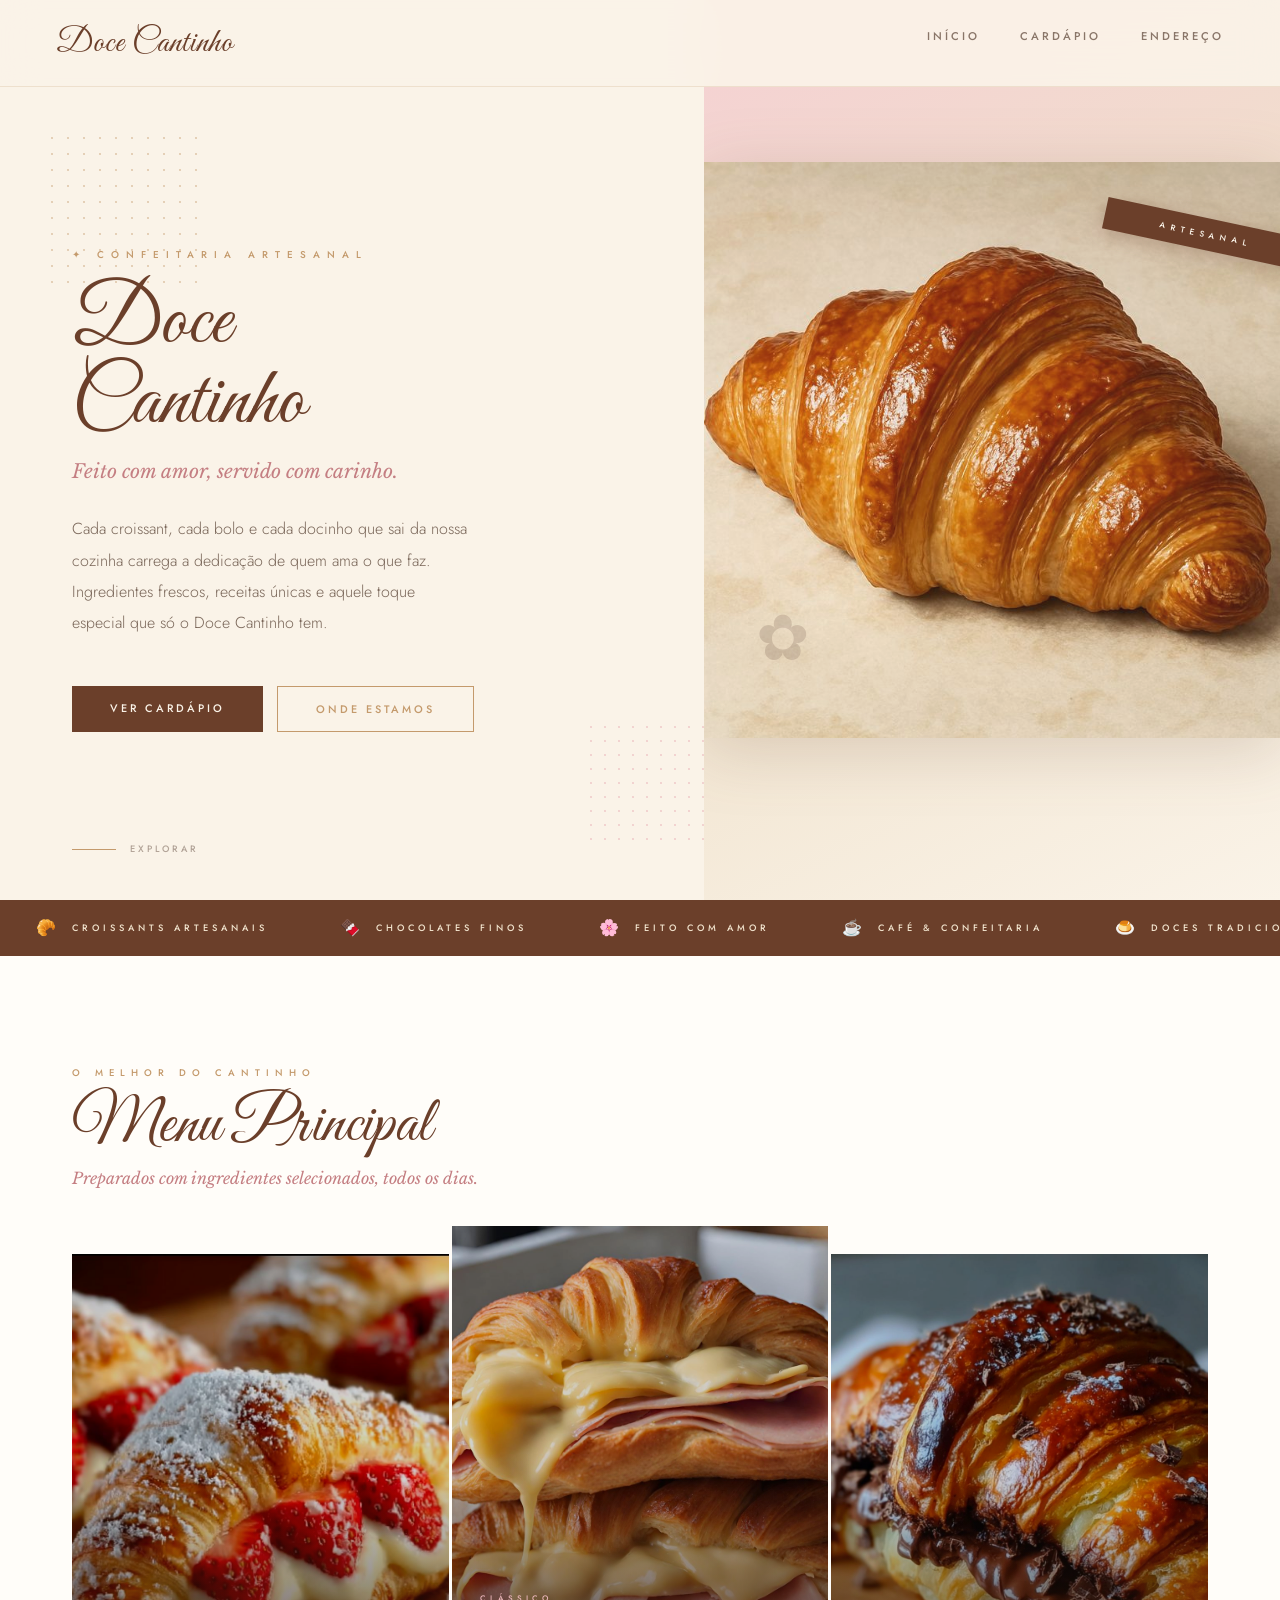
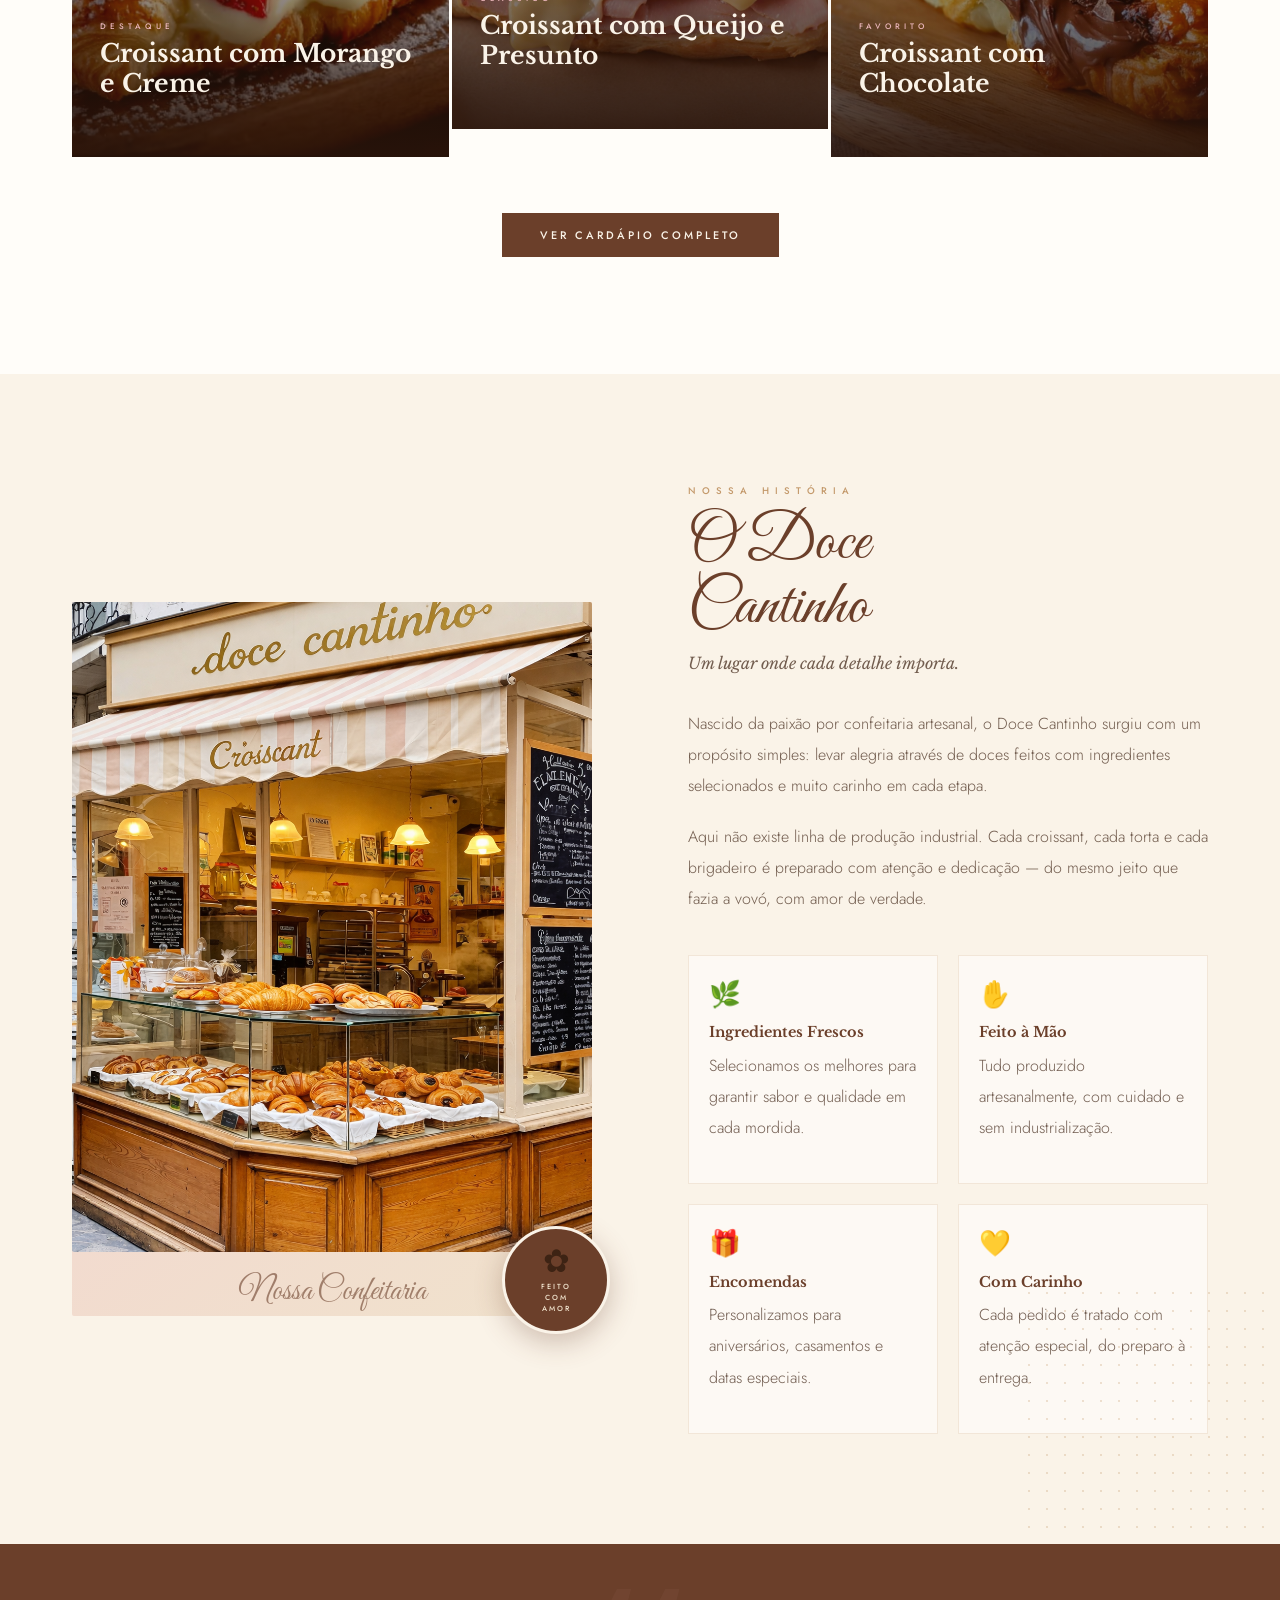
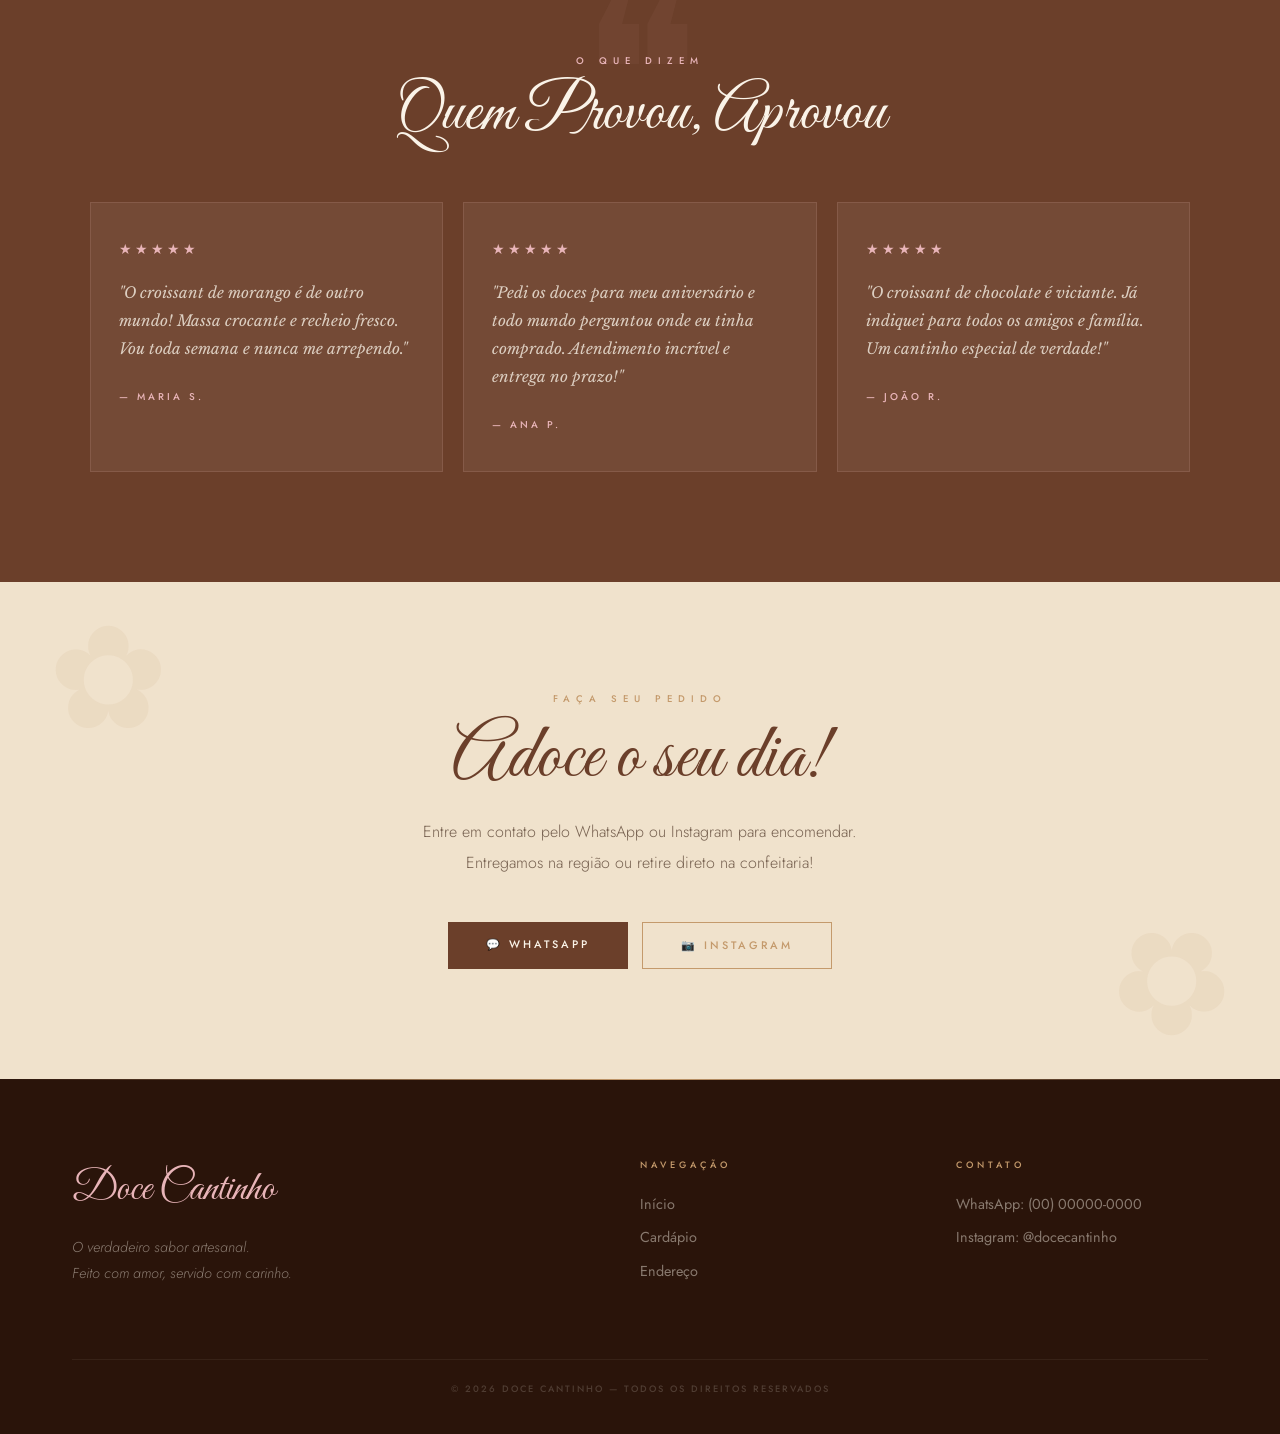
<file: index.html>
<!DOCTYPE html>
<html lang="pt-BR">
<head>
  <meta charset="UTF-8">
  <meta name="viewport" content="width=device-width, initial-scale=1.0">
  <title>Doce Cantinho — Confeitaria</title>
  <link href="https://fonts.googleapis.com/css2?family=Great+Vibes&family=Libre+Baskerville:ital,wght@0,400;0,700;1,400&family=Jost:wght@300;400;500;600&display=swap" rel="stylesheet">
  <link href="https://cdn.jsdelivr.net/npm/bootstrap@5.3.8/dist/css/bootstrap.min.css" rel="stylesheet" integrity="sha384-sRIl4kxILFvY47J16cr9ZwB07vP4J8+LH7qKQnuqkuIAvNWLzeN8tE5YBujZqJLB" crossorigin="anonymous">
  <style>
    *, *::before, *::after { margin: 0; padding: 0; box-sizing: border-box; }

    :root {
      --rosa:        #E8B4B8;
      --rosa-escuro: #C47E82;
      --creme:       #FAF3E8;
      --bege:        #F0E2CC;
      --caramelo:    #C49A6C;
      --marrom:      #6B3F2A;
      --marrom-esc:  #2A140A;
      --branco:      #FFFDF9;
      --texto:       #3D2314;
    }

    html { scroll-behavior: smooth; }

    body {
      background: var(--branco);
      color: var(--texto);
      font-family: 'Jost', sans-serif;
      overflow-x: hidden;
    }

    ::-webkit-scrollbar { width: 5px; }
    ::-webkit-scrollbar-track { background: var(--creme); }
    ::-webkit-scrollbar-thumb { background: var(--rosa); border-radius: 3px; }

    /* ─── NAV ─── */
    nav {
      position: fixed; top: 0; left: 0; right: 0; z-index: 200;
      display: flex; align-items: center; justify-content: space-between;
      padding: 18px 56px;
      background: rgba(250,243,232,0.93);
      backdrop-filter: blur(18px);
      border-bottom: 1px solid rgba(196,154,108,0.22);
    }

    .nav-logo {
      font-family: 'Great Vibes', cursive;
      font-size: 2.1rem; color: var(--marrom);
      text-decoration: none; letter-spacing: 1px;
    }

    .nav-links { display: flex; gap: 40px; list-style: none; }
    .nav-links a {
      font-size: 0.7rem; letter-spacing: 3px; font-weight: 500;
      color: rgba(61,35,20,0.6); text-decoration: none;
      text-transform: uppercase; transition: color 0.3s;
      position: relative;
    }
    .nav-links a::after {
      content: ''; position: absolute; bottom: -4px; left: 0; right: 0;
      height: 1px; background: var(--caramelo);
      transform: scaleX(0); transition: transform 0.3s ease;
    }
    .nav-links a:hover { color: var(--marrom); }
    .nav-links a:hover::after { transform: scaleX(1); }

    /* ─── HERO ─── */
    .hero {
      min-height: 100vh;
      display: grid; grid-template-columns: 1.1fr 0.9fr;
      position: relative; overflow: hidden;
    }

    .hero-left {
      display: flex; flex-direction: column;
      justify-content: center;
      padding: 160px 72px 80px 72px;
      background: var(--creme);
      position: relative; z-index: 2;
    }

    .hero-left::before {
      content: '';
      position: absolute; top: 130px; left: 44px;
      width: 160px; height: 160px;
      background-image: radial-gradient(circle, rgba(196,154,108,0.4) 1.5px, transparent 1.5px);
      background-size: 16px 16px;
      pointer-events: none;
    }
    .hero-left::after {
      content: '';
      position: absolute; bottom: 60px; right: 0;
      width: 120px; height: 120px;
      background-image: radial-gradient(circle, rgba(232,180,184,0.5) 1.5px, transparent 1.5px);
      background-size: 14px 14px;
      pointer-events: none;
    }

    .hero-tag {
      font-size: 0.62rem; letter-spacing: 7px; font-weight: 500;
      text-transform: uppercase; color: var(--caramelo);
      margin-bottom: 22px;
      animation: fadeUp 0.9s ease both;
    }

    .hero-title {
      font-family: 'Great Vibes', cursive;
      font-size: clamp(4.5rem, 6.5vw, 8rem);
      color: var(--marrom); line-height: 0.95;
      margin-bottom: 14px;
      animation: fadeUp 0.9s 0.12s ease both;
    }

    .hero-subtitle {
      font-family: 'Libre Baskerville', serif;
      font-size: clamp(1rem, 1.5vw, 1.3rem);
      font-style: italic; color: var(--rosa-escuro);
      margin-bottom: 28px;
      animation: fadeUp 0.9s 0.22s ease both;
    }

    .hero-desc {
      font-size: 1rem; font-weight: 300; line-height: 1.95;
      color: rgba(61,35,20,0.68); max-width: 400px;
      margin-bottom: 48px;
      animation: fadeUp 0.9s 0.32s ease both;
    }

    .hero-btns {
      display: flex; gap: 14px; flex-wrap: wrap;
      animation: fadeUp 0.9s 0.42s ease both;
    }

    .btn-prim {
      display: inline-block; padding: 14px 38px;
      background: var(--marrom); color: var(--creme);
      font-size: 0.68rem; letter-spacing: 3px; font-weight: 500;
      text-transform: uppercase; text-decoration: none;
      transition: all 0.35s; position: relative; overflow: hidden;
    }
    .btn-prim::before {
      content: ''; position: absolute; inset: 0;
      background: var(--rosa-escuro);
      transform: translateX(-101%);
      transition: transform 0.4s cubic-bezier(0.77,0,0.175,1);
    }
    .btn-prim:hover::before { transform: translateX(0); }
    .btn-prim span { position: relative; z-index: 1; color: var(--creme); }

    .btn-sec {
      display: inline-block; padding: 14px 38px;
      border: 1px solid var(--caramelo);
      color: var(--caramelo);
      font-size: 0.68rem; letter-spacing: 3px; font-weight: 500;
      text-transform: uppercase; text-decoration: none;
      transition: all 0.35s;
    }
    .btn-sec:hover { background: var(--caramelo); color: var(--branco); }

    .hero-right {
      position: relative; overflow: hidden;
      background: linear-gradient(155deg, #F5D0D3 0%, var(--bege) 50%, var(--creme) 100%);
    }

    .hero-right img {
      width: 100%; height: 100%; object-fit: cover;
      display: block; opacity: 0.92;
    }

    .hero-placeholder {
      width: 100%; height: 100%; min-height: 100vh;
      display: flex; flex-direction: column;
      align-items: center; justify-content: center;
      gap: 16px;
    }
    .hero-placeholder .big-emoji {
      font-size: 10rem;
      filter: drop-shadow(0 12px 32px rgba(107,63,42,0.2));
      animation: float 4s ease-in-out infinite;
    }
    .hero-placeholder p {
      font-family: 'Great Vibes', cursive;
      font-size: 1.8rem; color: var(--marrom); opacity: 0.5;
    }
    @keyframes float {
      0%,100% { transform: translateY(0); }
      50% { transform: translateY(-14px); }
    }

    .hero-ribbon {
      position: absolute; top: 56px; right: -28px;
      background: var(--marrom); color: var(--creme);
      padding: 10px 56px;
      font-size: 0.52rem; letter-spacing: 5px; font-weight: 500;
      text-transform: uppercase; transform: rotate(12deg);
      box-shadow: 0 4px 20px rgba(107,63,42,0.3);
    }

    .hero-deco {
      position: absolute; bottom: 52px; left: 52px;
      font-size: 4rem; opacity: 0.15;
      animation: spin 25s linear infinite;
    }
    @keyframes spin { to { transform: rotate(360deg); } }

    .scroll-hint {
      position: absolute; bottom: 44px; left: 72px;
      display: flex; align-items: center; gap: 14px;
      font-size: 0.58rem; letter-spacing: 3px; text-transform: uppercase;
      color: rgba(61,35,20,0.38); font-weight: 500;
      animation: bob 2.5s ease-in-out infinite;
    }
    .scroll-line { width: 44px; height: 1px; background: var(--caramelo); }
    @keyframes bob {
      0%,100% { transform: translateY(0); }
      50% { transform: translateY(7px); }
    }
    @keyframes fadeUp {
      from { opacity: 0; transform: translateY(28px); }
      to   { opacity: 1; transform: translateY(0); }
    }

    /* ─── MARQUEE ─── */
    .marquee-bar {
      background: var(--marrom);
      padding: 16px 0; overflow: hidden;
    }
    .marquee-track {
      display: flex; width: max-content;
      animation: marquee 24s linear infinite;
    }
    .marquee-item {
      display: flex; align-items: center; gap: 12px;
      padding: 0 36px;
      font-size: 0.58rem; letter-spacing: 4px; font-weight: 500;
      text-transform: uppercase; color: var(--bege); white-space: nowrap;
    }
    .marquee-item .dot { color: var(--rosa); font-size: 1rem; }
    @keyframes marquee { from { transform: translateX(0); } to { transform: translateX(-50%); } }

    /* ─── HELPERS ─── */
    .eyebrow {
      font-size: 0.6rem; letter-spacing: 6px; font-weight: 500;
      text-transform: uppercase; color: var(--caramelo);
      margin-bottom: 14px; display: block;
    }
    .sec-title {
      font-family: 'Great Vibes', cursive;
      font-size: clamp(3rem, 5vw, 5.5rem);
      color: var(--marrom); line-height: 1; margin-bottom: 8px;
    }
    .sec-sub {
      font-family: 'Libre Baskerville', serif;
      font-size: 1rem; font-style: italic;
      color: var(--rosa-escuro);
    }

    /* ─── MENU PRINCIPAL ─── */
    .menu-sec {
      background: var(--branco);
      padding: 110px 72px;
    }
    .menu-header { margin-bottom: 64px; }

    .menu-grid {
      display: grid;
      grid-template-columns: repeat(3, 1fr);
      gap: 3px;
      max-width: 1200px; margin: 0 auto;
    }

    .menu-card {
      position: relative; overflow: hidden;
      background: var(--creme); cursor: pointer;
    }

    .menu-card img {
      width: 100%; aspect-ratio: 3/4; object-fit: cover;
      display: block;
      filter: brightness(0.82) saturate(1.15);
      transition: transform 0.65s ease, filter 0.5s;
    }
    .menu-card:hover img {
      transform: scale(1.07);
      filter: brightness(0.55) saturate(1.2);
    }

    /* Placeholder sem foto */
    .menu-placeholder {
      width: 100%; aspect-ratio: 3/4;
      display: flex; align-items: center; justify-content: center;
      font-size: 6rem;
      transition: transform 0.65s ease;
    }
    .menu-card:hover .menu-placeholder { transform: scale(1.07); }

    .menu-overlay {
      position: absolute; inset: 0;
      display: flex; flex-direction: column;
      justify-content: flex-end; padding: 32px 28px;
      background: linear-gradient(to top, rgba(42,20,10,0.92) 0%, transparent 55%);
    }

    .menu-tag {
      font-size: 0.5rem; letter-spacing: 4px; font-weight: 500;
      text-transform: uppercase; color: var(--rosa);
      margin-bottom: 7px; display: block;
    }

    .menu-nome {
      font-family: 'Libre Baskerville', serif;
      font-size: 1.55rem; font-weight: 700;
      color: var(--creme); line-height: 1.2; margin-bottom: 10px;
    }

    .menu-desc {
      font-size: 0.88rem; font-weight: 300;
      color: rgba(250,243,232,0.72); line-height: 1.6;
      max-height: 0; overflow: hidden;
      transition: max-height 0.5s ease, opacity 0.4s;
      opacity: 0;
    }
    .menu-card:hover .menu-desc { max-height: 100px; opacity: 1; }

    .menu-card.elevado { transform: translateY(-28px); }

    /* ─── SOBRE NÓS ─── */
    .sobre-sec {
      background: var(--creme);
      padding: 110px 72px;
      position: relative; overflow: hidden;
    }
    .sobre-sec::after {
      content: '';
      position: absolute; bottom: 0; right: 0;
      width: 260px; height: 260px;
      background-image: radial-gradient(circle, rgba(196,154,108,0.28) 1.5px, transparent 1.5px);
      background-size: 18px 18px;
      pointer-events: none;
    }

    .sobre-inner {
      max-width: 1200px; margin: 0 auto;
      display: grid; grid-template-columns: 1fr 1fr;
      gap: 96px; align-items: center;
    }

    .sobre-img-wrap { position: relative; }
    .sobre-img-wrap img {
      width: 100%; aspect-ratio: 4/5; object-fit: cover;
      display: block; border-radius: 2px;
    }
    .sobre-placeholder {
      width: 100%; aspect-ratio: 4/5;
      background: linear-gradient(145deg, #F5D0D3, #F0E2CC);
      display: flex; flex-direction: column;
      align-items: center; justify-content: center;
      gap: 16px; border-radius: 2px;
    }
    .sobre-placeholder .big { font-size: 8rem; }
    .sobre-placeholder span {
      font-family: 'Great Vibes', cursive;
      font-size: 2rem; color: var(--marrom); opacity: 0.6;
    }

    .sobre-img-wrap::before {
      content: '';
      position: absolute; top: 18px; left: 18px; right: -18px; bottom: -18px;
      border: 2px solid rgba(196,154,108,0.28); border-radius: 2px; z-index: -1;
    }

    .sobre-badge {
      position: absolute; bottom: -18px; right: -18px;
      width: 108px; height: 108px;
      background: var(--marrom); border-radius: 50%;
      display: flex; flex-direction: column;
      align-items: center; justify-content: center;
      border: 3px solid var(--creme);
      box-shadow: 0 8px 28px rgba(107,63,42,0.3);
    }
    .sobre-badge .emo { font-size: 2rem; line-height: 1; }
    .sobre-badge .txt {
      font-size: 0.46rem; letter-spacing: 2px; font-weight: 500;
      text-transform: uppercase; color: var(--bege);
      text-align: center; line-height: 1.5; margin-top: 4px;
    }

    .sobre-texto p {
      font-size: 1rem; font-weight: 300; line-height: 1.95;
      color: rgba(61,35,20,0.72); margin-bottom: 20px;
    }

    .valores {
      display: grid; grid-template-columns: 1fr 1fr;
      gap: 20px; margin-top: 40px;
    }
    .valor-item {
      padding: 20px;
      border: 1px solid rgba(196,154,108,0.2);
      background: rgba(255,253,249,0.7);
      transition: border-color 0.3s, transform 0.3s;
    }
    .valor-item:hover { border-color: var(--caramelo); transform: translateY(-3px); }
    .valor-icon { font-size: 1.6rem; margin-bottom: 8px; display: block; }
    .valor-titulo {
      font-family: 'Libre Baskerville', serif;
      font-size: 0.9rem; font-weight: 700;
      color: var(--marrom); margin-bottom: 6px;
    }
    .valor-desc {
      font-size: 0.82rem; font-weight: 300;
      color: rgba(61,35,20,0.6); line-height: 1.6;
    }

    /* ─── DEPOIMENTOS ─── */
    .dep-sec {
      background: var(--marrom);
      padding: 110px 72px; text-align: center;
      position: relative; overflow: hidden;
    }
    .dep-sec::before {
      content: '❝';
      position: absolute; top: 20px; left: 50%;
      transform: translateX(-50%);
      font-size: 14rem; color: rgba(232,180,184,0.05);
      font-family: serif; line-height: 1; pointer-events: none;
    }
    .dep-sec .eyebrow { color: var(--rosa); }
    .dep-sec .sec-title { color: var(--creme); }

    .dep-grid {
      max-width: 1100px; margin: 56px auto 0;
      display: grid; grid-template-columns: repeat(3, 1fr);
      gap: 20px;
    }

    .dep-card {
      background: rgba(250,243,232,0.06);
      border: 1px solid rgba(232,180,184,0.14);
      padding: 36px 28px; text-align: left;
      transition: background 0.3s, transform 0.3s;
    }
    .dep-card:hover { background: rgba(250,243,232,0.11); transform: translateY(-5px); }

    .dep-stars { color: var(--rosa); font-size: 0.9rem; margin-bottom: 18px; letter-spacing: 3px; }
    .dep-texto {
      font-family: 'Libre Baskerville', serif;
      font-size: 0.95rem; font-style: italic;
      color: rgba(250,243,232,0.78); line-height: 1.85;
      margin-bottom: 20px;
    }
    .dep-nome {
      font-size: 0.62rem; letter-spacing: 3px; font-weight: 500;
      text-transform: uppercase; color: var(--rosa);
    }

    /* ─── CTA FINAL ─── */
    .cta-sec {
      background: var(--bege);
      padding: 110px 72px; text-align: center;
      position: relative; overflow: hidden;
    }
    .cta-sec::before, .cta-sec::after {
      content: '✿'; position: absolute;
      font-size: 9rem; color: rgba(196,154,108,0.1);
      pointer-events: none; line-height: 1;
    }
    .cta-sec::before { top: 24px; left: 48px; }
    .cta-sec::after  { bottom: 24px; right: 48px; transform: rotate(180deg); }

    .cta-sec .sec-title { font-size: clamp(3rem, 6vw, 6rem); }
    .cta-desc {
      font-size: 1rem; font-weight: 300; line-height: 1.9;
      color: rgba(61,35,20,0.68); max-width: 480px;
      margin: 20px auto 44px;
    }
    .cta-btns { display: flex; gap: 14px; justify-content: center; flex-wrap: wrap; }

    /* ─── FOOTER ─── */
    footer {
      background: var(--marrom-esc);
      padding: 80px 72px 0;
      position: relative;
    }
    footer::before {
      content: '';
      position: absolute; top: 0; left: 0; right: 0; height: 1px;
      background: linear-gradient(to right, transparent, var(--caramelo), transparent);
    }

    .footer-grid {
      max-width: 1200px; margin: 0 auto;
      display: grid; grid-template-columns: 2fr 1fr 1fr;
      gap: 64px; padding-bottom: 56px;
    }

    .footer-marca {
      font-family: 'Great Vibes', cursive;
      font-size: 2.6rem; color: var(--rosa);
      margin-bottom: 14px; display: block; text-decoration: none;
    }
    .footer-tagline {
      font-size: 0.9rem; font-weight: 300; font-style: italic;
      color: rgba(250,243,232,0.45); line-height: 1.8;
    }

    .footer-col h4 {
      font-size: 0.58rem; letter-spacing: 4px; font-weight: 500;
      text-transform: uppercase; color: var(--caramelo);
      margin-bottom: 24px;
    }
    .footer-col a {
      display: block; color: rgba(250,243,232,0.45);
      text-decoration: none; font-size: 0.9rem;
      margin-bottom: 12px; transition: color 0.3s;
    }
    .footer-col a:hover { color: var(--rosa); }

    .footer-bottom {
      border-top: 1px solid rgba(250,243,232,0.06);
      padding: 22px 0; text-align: center;
      color: rgba(250,243,232,0.18);
      font-size: 0.58rem; letter-spacing: 2px; font-weight: 500;
      text-transform: uppercase;
    }

    /* ─── RESPONSIVE ─── */
    @media (max-width: 960px) {
      nav { padding: 16px 24px; }
      .nav-links { display: none; }

      .hero { grid-template-columns: 1fr; min-height: auto; }
      .hero-left { padding: 120px 28px 60px; }
      .hero-left::before, .hero-left::after { display: none; }
      .hero-right { min-height: 380px; }
      .hero-placeholder { min-height: 380px; }
      .scroll-hint { display: none; }

      .menu-sec, .sobre-sec, .dep-sec, .cta-sec { padding: 80px 24px; }
      footer { padding: 60px 24px 0; }

      .menu-grid { grid-template-columns: 1fr; }
      .menu-card.elevado { transform: none; }

      .sobre-inner { grid-template-columns: 1fr; gap: 48px; }
      .sobre-img-wrap::before { display: none; }
      .sobre-badge { bottom: 12px; right: 12px; }

      .dep-grid { grid-template-columns: 1fr; }
      .footer-grid { grid-template-columns: 1fr; gap: 40px; }
      .valores { grid-template-columns: 1fr; }
    }
  </style>
</head>
<body>

  <!-- ═══ NAV ═══ -->
  <nav>
    <a class="nav-logo" href="index.html">Doce Cantinho</a>
    <ul class="nav-links">
      <li><a href="index.html">Início</a></li>
      <li><a href="cardapio.html">Cardápio</a></li>
      <li><a href="endereco.html">Endereço</a></li>
    </ul>
  </nav>

  <!-- ═══ HERO ═══ -->
  <section class="hero">

    <!-- ESQUERDA -->
    <div class="hero-left">
      <p class="hero-tag">✦ Confeitaria Artesanal</p>
      <h1 class="hero-title">Doce<br>Cantinho</h1>
      <p class="hero-subtitle">Feito com amor, servido com carinho.</p>
      <p class="hero-desc">
        Cada croissant, cada bolo e cada docinho que sai da nossa cozinha carrega a dedicação de quem ama o que faz. Ingredientes frescos, receitas únicas e aquele toque especial que só o Doce Cantinho tem.
      </p>
      <div class="hero-btns">
        <a href="cardapio.html" class="btn-prim"><span>Ver Cardápio</span></a>
        <a href="endereco.html" class="btn-sec">Onde Estamos</a>
      </div>
      <div class="scroll-hint">
        <div class="scroll-line"></div>
        <span>Explorar</span>
      </div>
    </div>

    <!-- DIREITA
         Para usar sua foto: apague o .hero-placeholder e descomente o img:
         <img src="img/popo.png" alt="Doce Cantinho">
    -->
    <div class="hero-right">
      <div class="hero-placeholder">
        <div class="big-emoji"><img src="img/croissant.jpg" alt="">
      <div class="hero-ribbon">Artesanal</div>
      <div class="hero-deco">✿</div>
    </div>

  </section>

  <!-- ═══ MARQUEE ═══ -->
  <div class="marquee-bar">
    <div class="marquee-track">
      <div class="marquee-item"><span class="dot">🥐</span> Croissants Artesanais</div>
      <div class="marquee-item"><span class="dot">🍫</span> Chocolates Finos</div>
      <div class="marquee-item"><span class="dot">🌸</span> Feito com Amor</div>
      <div class="marquee-item"><span class="dot">☕</span> Café & Confeitaria</div>
      <div class="marquee-item"><span class="dot">🍮</span> Doces Tradicionais</div>
      <div class="marquee-item"><span class="dot">🥐</span> Croissants Artesanais</div>
      <div class="marquee-item"><span class="dot">🍫</span> Chocolates Finos</div>
      <div class="marquee-item"><span class="dot">🌸</span> Feito com Amor</div>
      <div class="marquee-item"><span class="dot">☕</span> Café & Confeitaria</div>
      <div class="marquee-item"><span class="dot">🍮</span> Doces Tradicionais</div>
    </div>
  </div>

  <!-- ═══ MENU PRINCIPAL ═══ -->
  <section class="menu-sec">
    <div class="menu-header">
      <span class="eyebrow">O Melhor do Cantinho</span>
      <h2 class="sec-title">Menu Principal</h2>
      <p class="sec-sub">Preparados com ingredientes selecionados, todos os dias.</p>
    </div>

    <div class="menu-grid">

      <!--
        CARD 1 — Para usar sua foto, substitua o .menu-placeholder por:
        <img src="img/popo coco moreng.jpg" alt="Croissant Morango">
      -->
      <div class="menu-card">
        <div class="menu-placeholder" style="background: linear-gradient(145deg, #F5D0D3, #FAF3E8);"><img src="img/popo coco moreng.jpg" alt=""></div>
        <div class="menu-overlay">
          <span class="menu-tag">Destaque</span>
          <h3 class="menu-nome">Croissant com Morango e Creme</h3>
          <p class="menu-desc">Massa folhada crocante, recheada com creme fresco e morangos selecionados. Uma combinação irresistível.</p>
        </div>
      </div>

      <!--
        CARD 2 — Para usar sua foto, substitua o .menu-placeholder por:
        <img src="img/7955fb6536a3343d17238a96d1ce3575.jpg" alt="Croissant Queijo">
      -->
      <div class="menu-card elevado">
        <div class="menu-placeholder" style="background: linear-gradient(145deg, #E8C99A, #FAF3E8);"><img src="img/7955fb6536a3343d17238a96d1ce3575.jpg" alt=""></div>
        <div class="menu-overlay">
          <span class="menu-tag">Clássico</span>
          <h3 class="menu-nome">Croissant com Queijo e Presunto</h3>
          <p class="menu-desc">O equilíbrio perfeito entre o queijo derretido e o presunto artesanal, dentro da nossa massa folhada crocante.</p>
        </div>
      </div>

      <!--
        CARD 3 — Para usar sua foto, substitua o .menu-placeholder por:
        <img src="img/popo coco choco.jpg" alt="Croissant Chocolate">
      -->
      <div class="menu-card">
        <div class="menu-placeholder" style="background: linear-gradient(145deg, #C49A6C, #F0E2CC);"><img src="img/popo coco choco.jpg" alt=""></div>
        <div class="menu-overlay">
          <span class="menu-tag">Favorito</span>
          <h3 class="menu-nome">Croissant com Chocolate</h3>
          <p class="menu-desc">Recheado com ganache de chocolate belga. Para quem não resiste a um momento doce e especial.</p>
        </div>
      </div>

    </div>

    <div style="text-align:center; margin-top: 56px;">
      <a href="cardapio.html" class="btn-prim"><span>Ver Cardápio Completo</span></a>
    </div>
  </section>

  <!-- ═══ SOBRE NÓS ═══ -->
  <section class="sobre-sec">
    <div class="sobre-inner">

      <!--
        FOTO — Para usar sua foto, substitua o .sobre-placeholder por:
        <img src="img/confeitaria.jpg" alt="Doce Cantinho">
      -->
      <div class="sobre-img-wrap">
        <div class="sobre-placeholder">
          <div class="big"><img src="img/ChatGPT Image 13 de abr. de 2026, 20_10_53.png" alt=""></div>
          <span>Nossa Confeitaria</span>
        </div>
        <div class="sobre-badge">
          <span class="emo">✿</span>
          <span class="txt">Feito<br>com<br>Amor</span>
        </div>
      </div>

      <div class="sobre-texto">
        <span class="eyebrow">Nossa História</span>
        <h2 class="sec-title">O Doce<br>Cantinho</h2>
        <p class="sec-sub" style="margin-bottom: 28px;">Um lugar onde cada detalhe importa.</p>

        <p>
          Nascido da paixão por confeitaria artesanal, o Doce Cantinho surgiu com um propósito simples: levar alegria através de doces feitos com ingredientes selecionados e muito carinho em cada etapa.
        </p>
        <p>
          Aqui não existe linha de produção industrial. Cada croissant, cada torta e cada brigadeiro é preparado com atenção e dedicação — do mesmo jeito que fazia a vovó, com amor de verdade.
        </p>

        <div class="valores">
          <div class="valor-item">
            <span class="valor-icon">🌿</span>
            <div class="valor-titulo">Ingredientes Frescos</div>
            <p class="valor-desc">Selecionamos os melhores para garantir sabor e qualidade em cada mordida.</p>
          </div>
          <div class="valor-item">
            <span class="valor-icon">✋</span>
            <div class="valor-titulo">Feito à Mão</div>
            <p class="valor-desc">Tudo produzido artesanalmente, com cuidado e sem industrialização.</p>
          </div>
          <div class="valor-item">
            <span class="valor-icon">🎁</span>
            <div class="valor-titulo">Encomendas</div>
            <p class="valor-desc">Personalizamos para aniversários, casamentos e datas especiais.</p>
          </div>
          <div class="valor-item">
            <span class="valor-icon">💛</span>
            <div class="valor-titulo">Com Carinho</div>
            <p class="valor-desc">Cada pedido é tratado com atenção especial, do preparo à entrega.</p>
          </div>
        </div>
      </div>

    </div>
  </section>

  <!-- ═══ DEPOIMENTOS ═══ -->
  <section class="dep-sec">
    <span class="eyebrow">O Que Dizem</span>
    <h2 class="sec-title">Quem Provou, Aprovou</h2>

    <div class="dep-grid">
      <div class="dep-card">
        <div class="dep-stars">★★★★★</div>
        <p class="dep-texto">"O croissant de morango é de outro mundo! Massa crocante e recheio fresco. Vou toda semana e nunca me arrependo."</p>
        <span class="dep-nome">— Maria S.</span>
      </div>
      <div class="dep-card">
        <div class="dep-stars">★★★★★</div>
        <p class="dep-texto">"Pedi os doces para meu aniversário e todo mundo perguntou onde eu tinha comprado. Atendimento incrível e entrega no prazo!"</p>
        <span class="dep-nome">— Ana P.</span>
      </div>
      <div class="dep-card">
        <div class="dep-stars">★★★★★</div>
        <p class="dep-texto">"O croissant de chocolate é viciante. Já indiquei para todos os amigos e família. Um cantinho especial de verdade!"</p>
        <span class="dep-nome">— João R.</span>
      </div>
    </div>
  </section>

  <!-- ═══ CTA FINAL ═══ -->
  <section class="cta-sec">
    <span class="eyebrow">Faça Seu Pedido</span>
    <h2 class="sec-title">Adoce o seu dia!</h2>
    <p class="cta-desc">
      Entre em contato pelo WhatsApp ou Instagram para encomendar. Entregamos na região ou retire direto na confeitaria!
    </p>
    <div class="cta-btns">
      <a href="#" class="btn-prim"><span>💬 WhatsApp</span></a>
      <a href="#" class="btn-sec">📷 Instagram</a>
    </div>
  </section>

  <!-- ═══ FOOTER ═══ --> 
  <footer>
    <div class="footer-grid">
      <div>
        <a class="footer-marca" href="#">Doce Cantinho</a>
        <p class="footer-tagline">O verdadeiro sabor artesanal.<br>Feito com amor, servido com carinho.</p>
      </div>
      <div class="footer-col">
        <h4>Navegação</h4>
        <a href="index.html">Início</a>
        <a href="cardapio.html">Cardápio</a>
        <a href="endereco.html">Endereço</a>
      </div>
      <div class="footer-col">
        <h4>Contato</h4>
        <a href="#">WhatsApp: (00) 00000-0000</a>
        <a href="#">Instagram: @docecantinho</a>
      </div>
    </div>
    <div class="footer-bottom">
      <p>© 2026 Doce Cantinho — Todos os direitos reservados</p>
    </div>
  </footer>

  <script src="https://cdn.jsdelivr.net/npm/bootstrap@5.3.8/dist/js/bootstrap.bundle.min.js" integrity="sha384-FKyoEForCGlyvwx9Hj09JcYn3nv7wiPVlz7YYwJrWVcXK/BmnVDxM+D2scQbITxI" crossorigin="anonymous"></script>

</body>
</html>
</file>
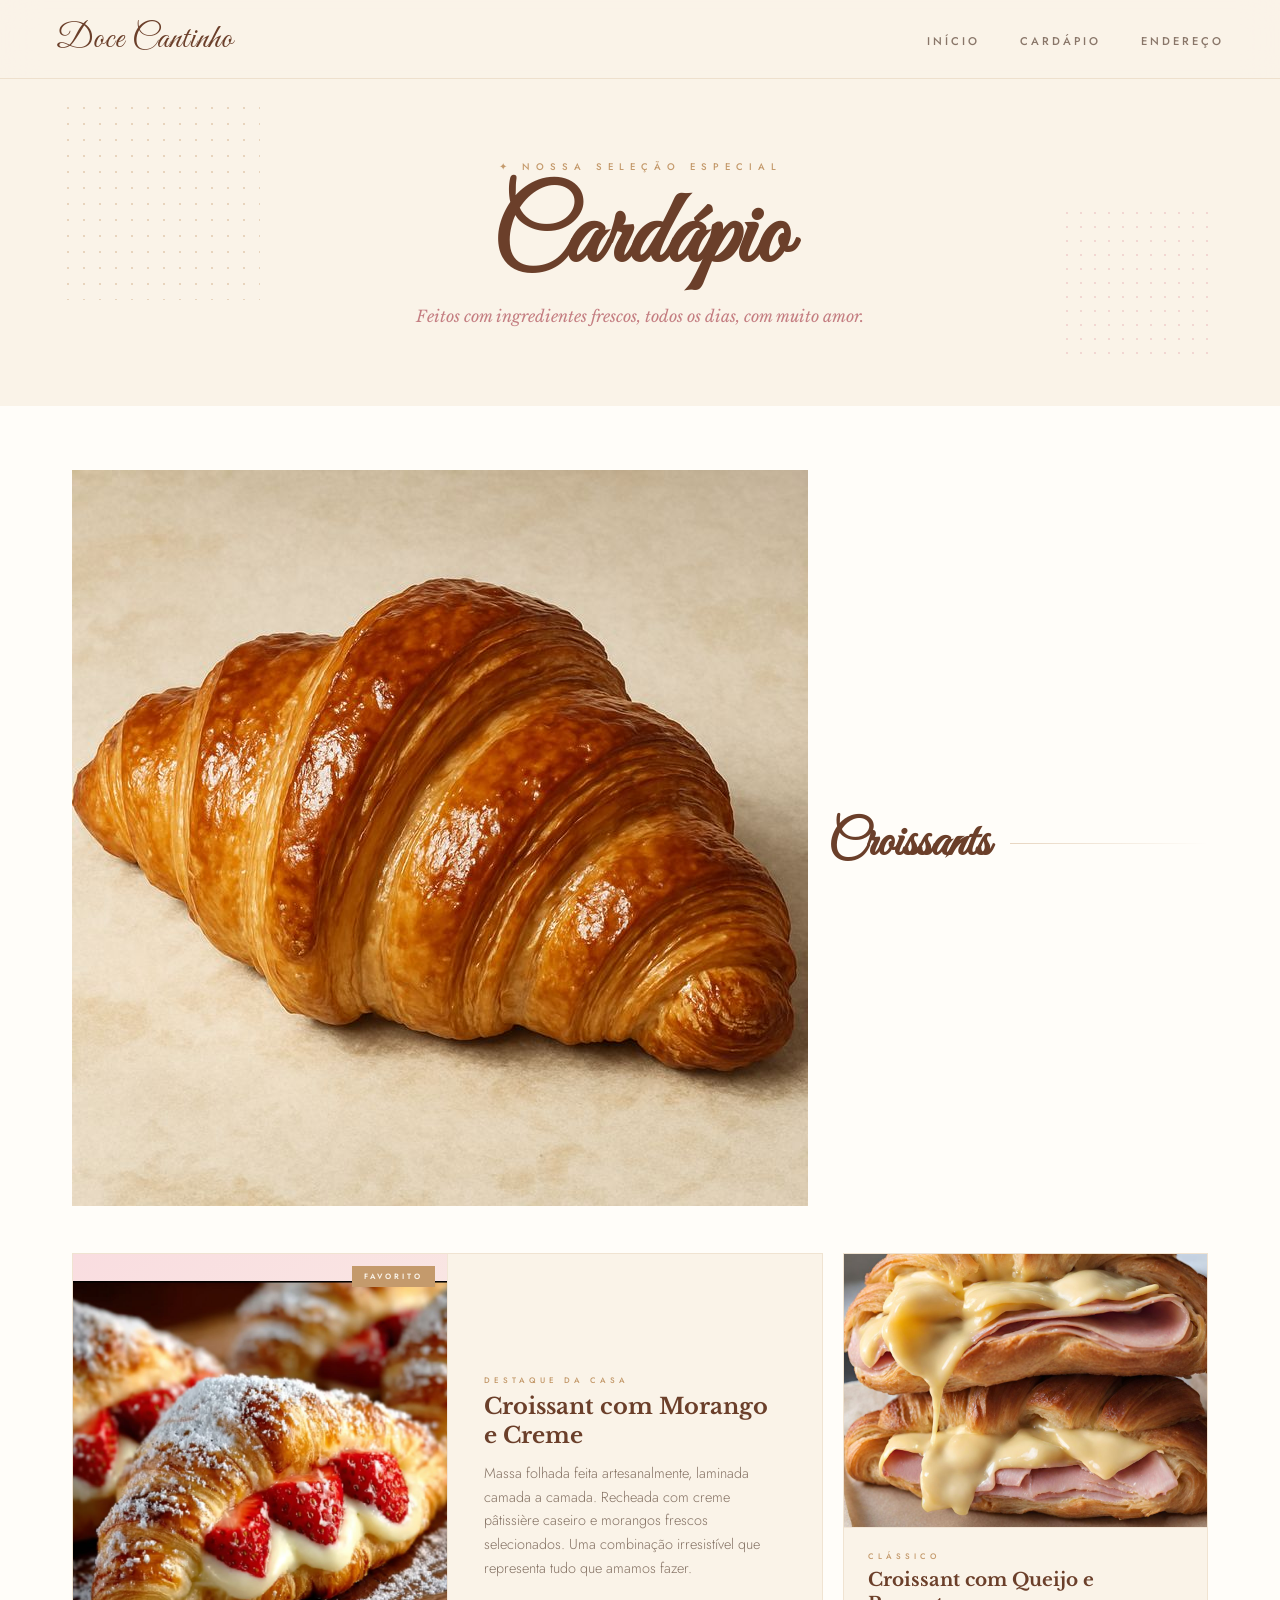
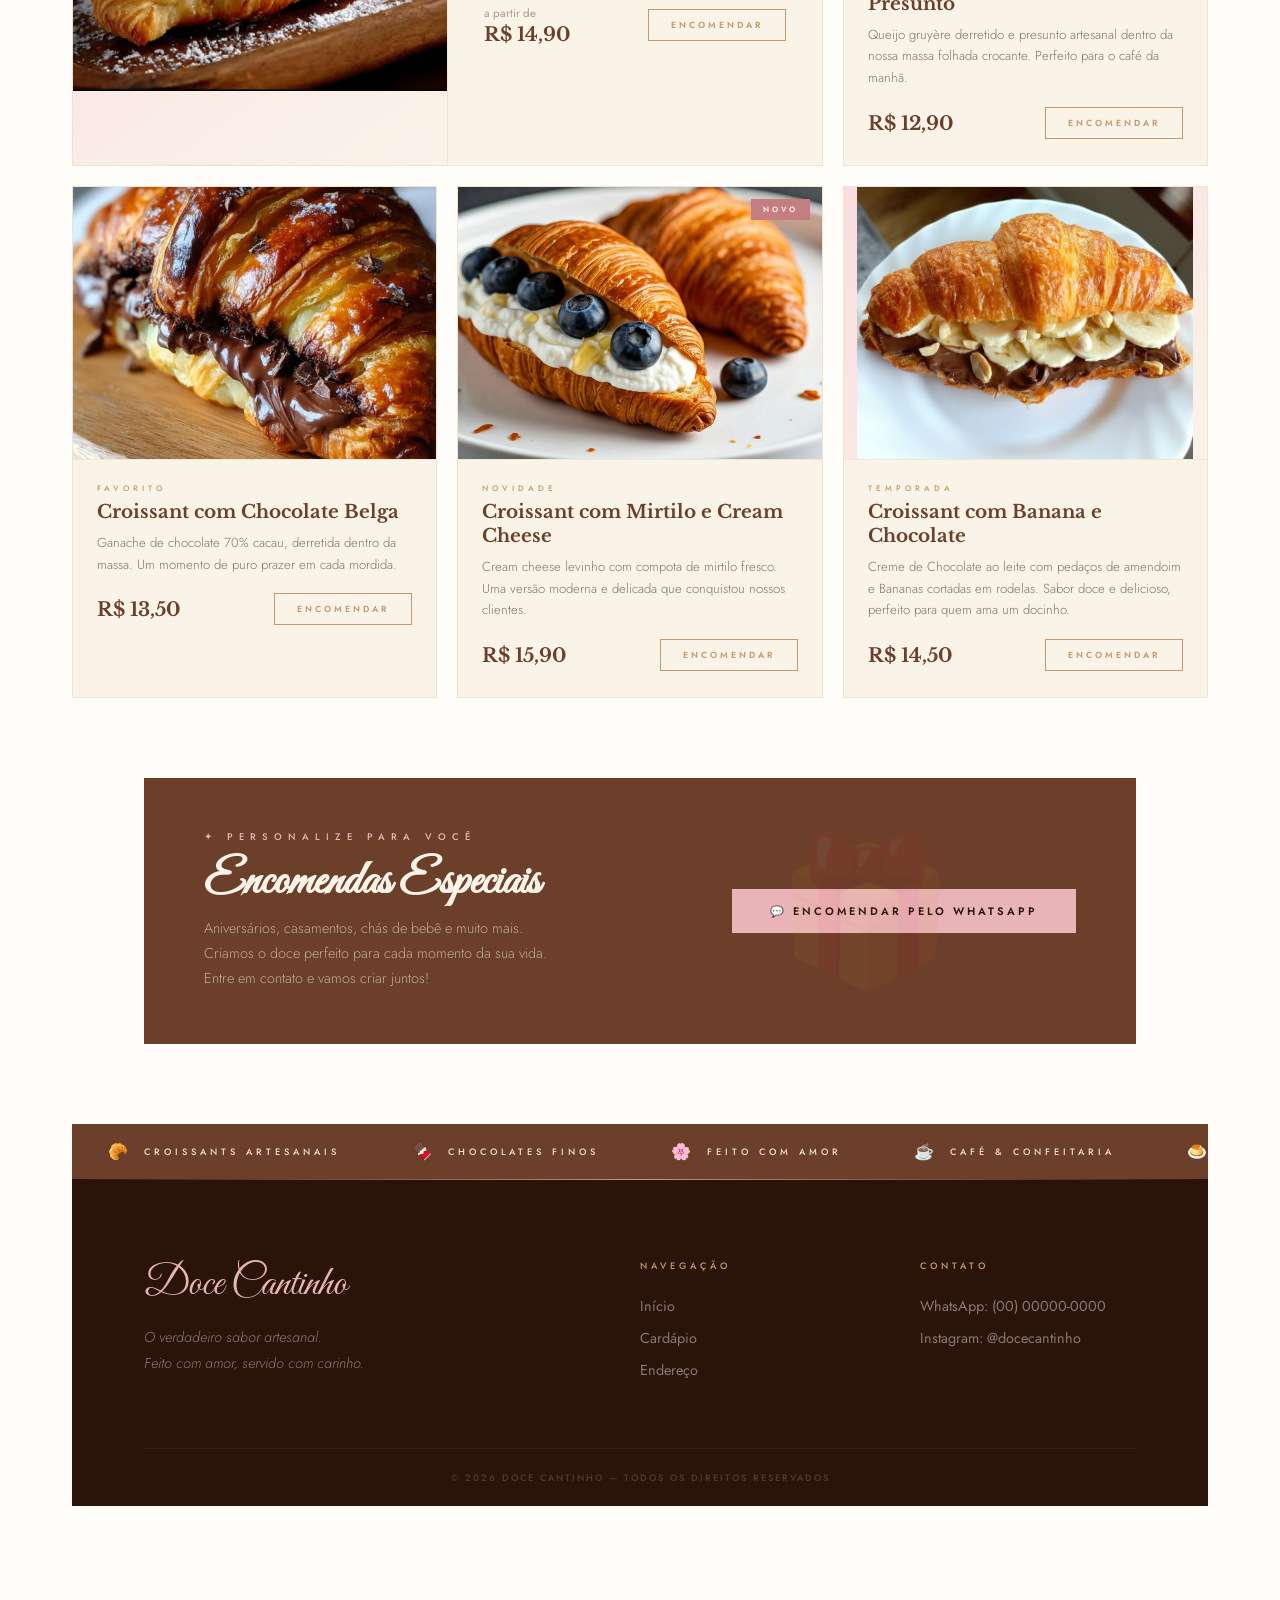
<file: cardapio.html>
<!DOCTYPE html>
<html lang="pt-BR">
<head>
  <meta charset="UTF-8">
  <meta name="viewport" content="width=device-width, initial-scale=1.0">
  <title>Cardápio — Doce Cantinho</title>
  <link href="https://fonts.googleapis.com/css2?family=Great+Vibes&family=Libre+Baskerville:ital,wght@0,400;0,700;1,400&family=Jost:wght@300;400;500;600&display=swap" rel="stylesheet">
  <style>
    *, *::before, *::after { margin: 0; padding: 0; box-sizing: border-box; }

    :root {
      --rosa:        #E8B4B8;
      --rosa-escuro: #C47E82;
      --creme:       #FAF3E8;
      --bege:        #F0E2CC;
      --caramelo:    #C49A6C;
      --marrom:      #6B3F2A;
      --marrom-esc:  #2A140A;
      --branco:      #FFFDF9;
      --texto:       #3D2314;
    }

    html { scroll-behavior: smooth; }

    body {
      background: var(--branco);
      color: var(--texto);
      font-family: 'Jost', sans-serif;
      overflow-x: hidden;
    }

    ::-webkit-scrollbar { width: 5px; }
    ::-webkit-scrollbar-track { background: var(--creme); }
    ::-webkit-scrollbar-thumb { background: var(--rosa); border-radius: 3px; }

    /* ─── NAV ─── */
    nav {
      position: fixed; top: 0; left: 0; right: 0; z-index: 200;
      display: flex; align-items: center; justify-content: space-between;
      padding: 18px 56px;
      background: rgba(250,243,232,0.93);
      backdrop-filter: blur(18px);
      border-bottom: 1px solid rgba(196,154,108,0.22);
    }
    .nav-logo {
      font-family: 'Great Vibes', cursive;
      font-size: 2.1rem; color: var(--marrom);
      text-decoration: none; letter-spacing: 1px;
    }
    .nav-links { display: flex; gap: 40px; list-style: none; }
    .nav-links a {
      font-size: 0.7rem; letter-spacing: 3px; font-weight: 500;
      color: rgba(61,35,20,0.6); text-decoration: none;
      text-transform: uppercase; transition: color 0.3s;
      position: relative;
    }
    .nav-links a::after {
      content: ''; position: absolute; bottom: -4px; left: 0; right: 0;
      height: 1px; background: var(--caramelo);
      transform: scaleX(0); transition: transform 0.3s ease;
    }
    .nav-links a:hover { color: var(--marrom); }
    .nav-links a:hover::after { transform: scaleX(1); }

    /* ─── HERO CARDÁPIO ─── */
    .hero-menu {
      padding: 160px 72px 80px;
      background: var(--creme);
      position: relative; overflow: hidden;
      text-align: center;
    }
    .hero-menu::before {
      content: '';
      position: absolute; top: 100px; left: 60px;
      width: 200px; height: 200px;
      background-image: radial-gradient(circle, rgba(196,154,108,0.35) 1.5px, transparent 1.5px);
      background-size: 16px 16px;
      pointer-events: none;
    }
    .hero-menu::after {
      content: '';
      position: absolute; bottom: 40px; right: 60px;
      width: 160px; height: 160px;
      background-image: radial-gradient(circle, rgba(232,180,184,0.45) 1.5px, transparent 1.5px);
      background-size: 14px 14px;
      pointer-events: none;
    }
    .eyebrow {
      font-size: 0.6rem; letter-spacing: 6px; font-weight: 500;
      text-transform: uppercase; color: var(--caramelo);
      margin-bottom: 14px; display: block;
    }
    .page-title {
      font-family: 'Great Vibes', cursive;
      font-size: clamp(4rem, 8vw, 7rem);
      color: var(--marrom); line-height: 1;
      margin-bottom: 16px;
      animation: fadeUp 0.9s ease both;
    }
    .page-sub {
      font-family: 'Libre Baskerville', serif;
      font-size: 1rem; font-style: italic;
      color: var(--rosa-escuro);
      animation: fadeUp 0.9s 0.15s ease both;
    }
    @keyframes fadeUp {
      from { opacity: 0; transform: translateY(24px); }
      to   { opacity: 1; transform: translateY(0); }
    }

    /* ─── FILTROS ─── */
    .filtros {
      display: flex; justify-content: center;
      gap: 10px; flex-wrap: wrap;
      padding: 48px 72px 0;
      background: var(--creme);
    }
    .filtro-btn {
      padding: 10px 26px;
      border: 1px solid rgba(196,154,108,0.35);
      background: transparent;
      color: rgba(61,35,20,0.55);
      font-family: 'Jost', sans-serif;
      font-size: 0.62rem; letter-spacing: 3px; font-weight: 500;
      text-transform: uppercase; cursor: pointer;
      transition: all 0.3s;
    }
    .filtro-btn:hover,
    .filtro-btn.ativo {
      background: var(--marrom); color: var(--creme);
      border-color: var(--marrom);
    }

    /* ─── CATEGORIAS ─── */
    .cardapio-wrap {
      padding: 64px 72px 110px;
      max-width: 1280px; margin: 0 auto;
    }

    .categoria {
      margin-bottom: 80px;
    }
    .cat-header {
      display: flex; align-items: center; gap: 20px;
      margin-bottom: 36px;
    }
    .cat-linha {
      flex: 1; height: 1px;
      background: linear-gradient(to right, rgba(196,154,108,0.4), transparent);
    }
    .cat-titulo {
      font-family: 'Great Vibes', cursive;
      font-size: 3.2rem; color: var(--marrom);
      white-space: nowrap;
    }
    .cat-emoji { font-size: 1.8rem; }

    /* ─── GRID DE ITENS ─── */
    .itens-grid {
      display: grid;
      grid-template-columns: repeat(auto-fill, minmax(300px, 1fr));
      gap: 20px;
    }

    /* ─── CARD DE ITEM ─── */
    .item-card {
      background: var(--creme);
      border: 1px solid rgba(196,154,108,0.18);
      padding: 0;
      overflow: hidden;
      transition: transform 0.35s ease, box-shadow 0.35s ease, border-color 0.3s;
      cursor: default;
      position: relative;
    }
    .item-card:hover {
      transform: translateY(-6px);
      box-shadow: 0 20px 50px rgba(107,63,42,0.12);
      border-color: rgba(196,154,108,0.5);
    }

    .item-emoji-wrap {
      width: 100%;
      aspect-ratio: 4/3;
      display: flex; align-items: center; justify-content: center;
      font-size: 5.5rem;
      position: relative;
      overflow: hidden;
      transition: transform 0.5s ease;
    }
    .item-card:hover .item-emoji-wrap { transform: scale(1.04); }

    /* Fundos por categoria */
    .bg-rosa    { background: linear-gradient(145deg, #F9DDE0, #FAF3E8); }
    .bg-caramel { background: linear-gradient(145deg, #F5DDB5, #FAF3E8); }
    .bg-choco   { background: linear-gradient(145deg, #D4AA80, #F0E2CC); }
    .bg-verde   { background: linear-gradient(145deg, #D4ECD4, #FAF3E8); }
    .bg-lilas   { background: linear-gradient(145deg, #E4D0F0, #FAF3E8); }
    .bg-azul    { background: linear-gradient(145deg, #C8DFF0, #FAF3E8); }

    .item-badge {
      position: absolute; top: 12px; right: 12px;
      background: var(--marrom); color: var(--creme);
      font-size: 0.48rem; letter-spacing: 3px; font-weight: 600;
      text-transform: uppercase; padding: 5px 12px;
    }
    .item-badge.novo { background: var(--rosa-escuro); }
    .item-badge.fav  { background: var(--caramelo); }

    .item-info {
      padding: 22px 24px 26px;
      border-top: 1px solid rgba(196,154,108,0.15);
    }
    .item-tag {
      font-size: 0.5rem; letter-spacing: 4px; font-weight: 500;
      text-transform: uppercase; color: var(--caramelo);
      margin-bottom: 6px; display: block;
    }
    .item-nome {
      font-family: 'Libre Baskerville', serif;
      font-size: 1.15rem; font-weight: 700;
      color: var(--marrom); line-height: 1.3;
      margin-bottom: 8px;
    }
    .item-desc {
      font-size: 0.82rem; font-weight: 300;
      color: rgba(61,35,20,0.62); line-height: 1.65;
      margin-bottom: 18px;
    }
    .item-footer {
      display: flex; align-items: center; justify-content: space-between;
    }
    .item-preco {
      font-family: 'Libre Baskerville', serif;
      font-size: 1.2rem; font-weight: 700;
      color: var(--marrom);
    }
    .item-preco small {
      font-size: 0.72rem; font-weight: 400;
      color: rgba(107,63,42,0.5);
      font-family: 'Jost', sans-serif;
      display: block; margin-bottom: 1px;
    }
    .btn-pedir {
      display: inline-block;
      padding: 9px 22px;
      background: transparent;
      border: 1px solid var(--caramelo);
      color: var(--caramelo);
      font-size: 0.55rem; letter-spacing: 3px; font-weight: 600;
      text-transform: uppercase; cursor: pointer;
      font-family: 'Jost', sans-serif;
      transition: all 0.3s;
    }
    .btn-pedir:hover { background: var(--marrom); border-color: var(--marrom); color: var(--creme); }

    /* ─── ITEM DESTAQUE (grande) ─── */
    .item-card.destaque {
      grid-column: span 2;
      display: grid;
      grid-template-columns: 1fr 1fr;
    }
    .item-card.destaque .item-emoji-wrap {
      aspect-ratio: unset; height: 100%;
      font-size: 8rem;
    }
    .item-card.destaque .item-info {
      display: flex; flex-direction: column; justify-content: center;
      border-top: none; border-left: 1px solid rgba(196,154,108,0.15);
      padding: 40px 36px;
    }
    .item-card.destaque .item-nome { font-size: 1.4rem; margin-bottom: 12px; }
    .item-card.destaque .item-desc { font-size: 0.9rem; margin-bottom: 24px; }

    /* ─── DIVISOR DECORATIVO ─── */
    .div-deco {
      text-align: center; margin: 0 0 80px;
      color: rgba(196,154,108,0.35);
      font-size: 1.2rem; letter-spacing: 16px;
    }

    /* ─── BANNER ENCOMENDAS ─── */
    .banner-enc {
      background: var(--marrom);
      margin: 0 72px 80px;
      padding: 52px 60px;
      display: flex; align-items: center;
      justify-content: space-between; gap: 32px;
      position: relative; overflow: hidden;
    }
    .banner-enc::before {
      content: '🎁';
      position: absolute; right: 180px; top: 50%;
      transform: translateY(-50%);
      font-size: 9rem; opacity: 0.06;
      pointer-events: none;
    }
    .banner-enc-text .eyebrow { color: var(--rosa); }
    .banner-enc-text h3 {
      font-family: 'Great Vibes', cursive;
      font-size: 3rem; color: var(--creme);
      line-height: 1; margin-bottom: 10px;
    }
    .banner-enc-text p {
      font-size: 0.9rem; font-weight: 300;
      color: rgba(250,243,232,0.6); max-width: 360px;
      line-height: 1.75;
    }
    .btn-prim {
      display: inline-block; padding: 14px 38px;
      background: var(--rosa); color: var(--marrom-esc);
      font-size: 0.68rem; letter-spacing: 3px; font-weight: 600;
      text-transform: uppercase; text-decoration: none;
      white-space: nowrap; transition: all 0.35s;
    }
    .btn-prim:hover { background: var(--creme); }

    /* ─── MARQUEE ─── */
    .marquee-bar {
      background: var(--marrom); padding: 16px 0; overflow: hidden;
    }
    .marquee-track {
      display: flex; width: max-content;
      animation: marquee 24s linear infinite;
    }
    .marquee-item {
      display: flex; align-items: center; gap: 12px; padding: 0 36px;
      font-size: 0.58rem; letter-spacing: 4px; font-weight: 500;
      text-transform: uppercase; color: var(--bege); white-space: nowrap;
    }
    .marquee-item .dot { color: var(--rosa); font-size: 1rem; }
    @keyframes marquee { from { transform: translateX(0); } to { transform: translateX(-50%); } }

    /* ─── FOOTER ─── */
    footer {
      background: var(--marrom-esc);
      padding: 80px 72px 0;
      position: relative;
    }
    footer::before {
      content: '';
      position: absolute; top: 0; left: 0; right: 0; height: 1px;
      background: linear-gradient(to right, transparent, var(--caramelo), transparent);
    }
    .footer-grid {
      max-width: 1200px; margin: 0 auto;
      display: grid; grid-template-columns: 2fr 1fr 1fr;
      gap: 64px; padding-bottom: 56px;
    }
    .footer-marca {
      font-family: 'Great Vibes', cursive;
      font-size: 2.6rem; color: var(--rosa);
      margin-bottom: 14px; display: block; text-decoration: none;
    }
    .footer-tagline {
      font-size: 0.9rem; font-weight: 300; font-style: italic;
      color: rgba(250,243,232,0.45); line-height: 1.8;
    }
    .footer-col h4 {
      font-size: 0.58rem; letter-spacing: 4px; font-weight: 500;
      text-transform: uppercase; color: var(--caramelo); margin-bottom: 24px;
    }
    .footer-col a {
      display: block; color: rgba(250,243,232,0.45);
      text-decoration: none; font-size: 0.9rem;
      margin-bottom: 12px; transition: color 0.3s;
    }
    .footer-col a:hover { color: var(--rosa); }
    .footer-bottom {
      border-top: 1px solid rgba(250,243,232,0.06);
      padding: 22px 0; text-align: center;
      color: rgba(250,243,232,0.18);
      font-size: 0.58rem; letter-spacing: 2px; font-weight: 500;
      text-transform: uppercase;
    }

    /* ─── RESPONSIVE ─── */
    @media (max-width: 900px) {
      nav { padding: 16px 24px; }
      .nav-links { display: none; }
      .hero-menu { padding: 120px 24px 60px; }
      .filtros { padding: 32px 24px 0; }
      .cardapio-wrap { padding: 48px 24px 80px; }
      .item-card.destaque { grid-column: span 1; display: block; }
      .item-card.destaque .item-emoji-wrap { height: auto; aspect-ratio: 4/3; }
      .item-card.destaque .item-info { border-left: none; border-top: 1px solid rgba(196,154,108,0.15); }
      .banner-enc { margin: 0 24px 60px; flex-direction: column; text-align: center; padding: 40px 28px; }
      .banner-enc-text p { max-width: 100%; }
      .footer-grid { grid-template-columns: 1fr; gap: 40px; }
      footer { padding: 60px 24px 0; }
    }
  </style>
</head>
<body>

  <!-- ═══ NAV ═══ -->
  <nav>
    <a class="nav-logo" href="index.html">Doce Cantinho</a>
    <ul class="nav-links">
      <li><a href="index.html">Início</a></li>
      <li><a href="cardapio.html">Cardápio</a></li>
      <li><a href="endereco.html">Endereço</a></li>
    </ul>
  </nav>

  <!-- ═══ HERO ═══ -->
  <div class="hero-menu">
    <span class="eyebrow">✦ Nossa seleção especial</span>
    <h1 class="page-title">Cardápio</h1>
    <p class="page-sub">Feitos com ingredientes frescos, todos os dias, com muito amor.</p>
  </div>

  
  <!-- ═══ CARDÁPIO ═══ -->
  <div class="cardapio-wrap">

    <!-- ─── CROISSANTS ─── -->
    <div class="categoria">
      <div class="cat-header">
        <span class="cat-emoji"><img src="img/croissant.jpg" alt=""></span>
        <h2 class="cat-titulo">Croissants</h2>
        <div class="cat-linha"></div>
      </div>
      <div class="itens-grid">

        <!-- DESTAQUE -->
        <div class="item-card destaque">
          <div class="item-emoji-wrap bg-rosa">
            <span><img src="img/popo coco moreng.jpg" height="410"></span>
            <div class="item-badge fav">Favorito</div>
          </div>
          <div class="item-info">
            <span class="item-tag">Destaque da Casa</span>
            <h3 class="item-nome">Croissant com Morango e Creme</h3>
            <p class="item-desc">Massa folhada feita artesanalmente, laminada camada a camada. Recheada com creme pâtissière caseiro e morangos frescos selecionados. Uma combinação irresistível que representa tudo que amamos fazer.</p>
            <div class="item-footer">
              <div class="item-preco">
                <small>a partir de</small>
                R$ 14,90
              </div>
              <button class="btn-pedir">Encomendar</button>
            </div>
          </div>
        </div>

        <div class="item-card">
          <div class="item-emoji-wrap bg-caramel">
            <span><img src="img/popo quei.jpg"  height="400"></span>
          </div>
          <div class="item-info">
            <span class="item-tag">Clássico</span>
            <h3 class="item-nome">Croissant com Queijo e Presunto</h3>
            <p class="item-desc">Queijo gruyère derretido e presunto artesanal dentro da nossa massa folhada crocante. Perfeito para o café da manhã.</p>
            <div class="item-footer">
              <div class="item-preco">R$ 12,90</div>
              <button class="btn-pedir">Encomendar</button>
            </div>
          </div>
        </div>

        <div class="item-card">
          <div class="item-emoji-wrap bg-choco">
            <span><img src="img/popo coco choco.jpg" height="400"></span>
          </div>
          <div class="item-info">
            <span class="item-tag">Favorito</span>
            <h3 class="item-nome">Croissant com Chocolate Belga</h3>
            <p class="item-desc">Ganache de chocolate 70% cacau, derretida dentro da massa. Um momento de puro prazer em cada mordida.</p>
            <div class="item-footer">
              <div class="item-preco">R$ 13,50</div>
              <button class="btn-pedir">Encomendar</button>
            </div>
          </div>
        </div>

        <div class="item-card">
          <div class="item-emoji-wrap bg-lilas">
            <span><img src="img/popo meme.jpg" height="400"></span>
            <div class="item-badge novo">Novo</div>
          </div>
          <div class="item-info">
            <span class="item-tag">Novidade</span>
            <h3 class="item-nome">Croissant com Mirtilo e Cream Cheese</h3>
            <p class="item-desc">Cream cheese levinho com compota de mirtilo fresco. Uma versão moderna e delicada que conquistou nossos clientes.</p>
            <div class="item-footer">
              <div class="item-preco">R$ 15,90</div>
              <button class="btn-pedir">Encomendar</button>
            </div>
          </div>
        </div>

        <div class="item-card">
          <div class="item-emoji-wrap bg-rosa">
            <span><img src="img/popo banana.jpg" height="400"></span>
          </div>
          <div class="item-info">
            <span class="item-tag">Temporada</span>
            <h3 class="item-nome">Croissant com Banana e Chocolate</h3>
            <p class="item-desc">Creme de Chocolate ao leite com pedaços de amendoim e Bananas cortadas em rodelas. Sabor doce e delicioso, perfeito para quem ama um docinho.</p>
            <div class="item-footer">
              <div class="item-preco">R$ 14,50</div>
              <button class="btn-pedir">Encomendar</button>
            </div>
          </div>
        </div>

      </div>
    </div>


  <!-- ═══ BANNER ENCOMENDAS ═══ -->
  <div class="banner-enc">
    <div class="banner-enc-text">
      <span class="eyebrow">✦ Personalize para você</span>
      <h3>Encomendas Especiais</h3>
      <p>Aniversários, casamentos, chás de bebê e muito mais. Criamos o doce perfeito para cada momento da sua vida. Entre em contato e vamos criar juntos!</p>
    </div>
    <a href="#" class="btn-prim">💬 Encomendar pelo WhatsApp</a>
  </div>

  <!-- ═══ MARQUEE ═══ -->
  <div class="marquee-bar">
    <div class="marquee-track">
      <div class="marquee-item"><span class="dot">🥐</span> Croissants Artesanais</div>
      <div class="marquee-item"><span class="dot">🍫</span> Chocolates Finos</div>
      <div class="marquee-item"><span class="dot">🌸</span> Feito com Amor</div>
      <div class="marquee-item"><span class="dot">☕</span> Café & Confeitaria</div>
      <div class="marquee-item"><span class="dot">🍮</span> Doces Tradicionais</div>
      <div class="marquee-item"><span class="dot">🥐</span> Croissants Artesanais</div>
      <div class="marquee-item"><span class="dot">🍫</span> Chocolates Finos</div>
      <div class="marquee-item"><span class="dot">🌸</span> Feito com Amor</div>
      <div class="marquee-item"><span class="dot">☕</span> Café & Confeitaria</div>
      <div class="marquee-item"><span class="dot">🍮</span> Doces Tradicionais</div>
    </div>
  </div>

  <!-- ═══ FOOTER ═══ -->
  <footer>
    <div class="footer-grid">
      <div>
        <a class="footer-marca" href="#">Doce Cantinho</a>
        <p class="footer-tagline">O verdadeiro sabor artesanal.<br>Feito com amor, servido com carinho.</p>
      </div>
      <div class="footer-col">
        <h4>Navegação</h4>
        <a href="index.html">Início</a>
        <a href="cardapio.html">Cardápio</a>
        <a href="endereco.html">Endereço</a>
      </div>
      <div class="footer-col">
        <h4>Contato</h4>
        <a href="#">WhatsApp: (00) 00000-0000</a>
        <a href="#">Instagram: @docecantinho</a>
      </div>
    </div>
    <div class="footer-bottom">
      <p>© 2026 Doce Cantinho — Todos os direitos reservados</p>
    </div>
  </footer>

  <script>
    // Filtros de categoria
    const btns = document.querySelectorAll('.filtro-btn');
    btns.forEach(btn => {
      btn.addEventListener('click', () => {
        btns.forEach(b => b.classList.remove('ativo'));
        btn.classList.add('ativo');
      });
    });

    // Animação de entrada nos cards
    const observer = new IntersectionObserver((entries) => {
      entries.forEach((entry, i) => {
        if (entry.isIntersecting) {
          setTimeout(() => {
            entry.target.style.opacity = '1';
            entry.target.style.transform = entry.target.classList.contains('destaque')
              ? 'translateY(0)'
              : 'translateY(0)';
          }, i * 80);
          observer.unobserve(entry.target);
        }
      });
    }, { threshold: 0.1 });

    document.querySelectorAll('.item-card').forEach(card => {
      card.style.opacity = '0';
      card.style.transform = 'translateY(20px)';
      card.style.transition = 'opacity 0.6s ease, transform 0.6s ease, box-shadow 0.35s ease, border-color 0.3s';
      observer.observe(card);
    });
  </script>
</body>
</html>
</file>
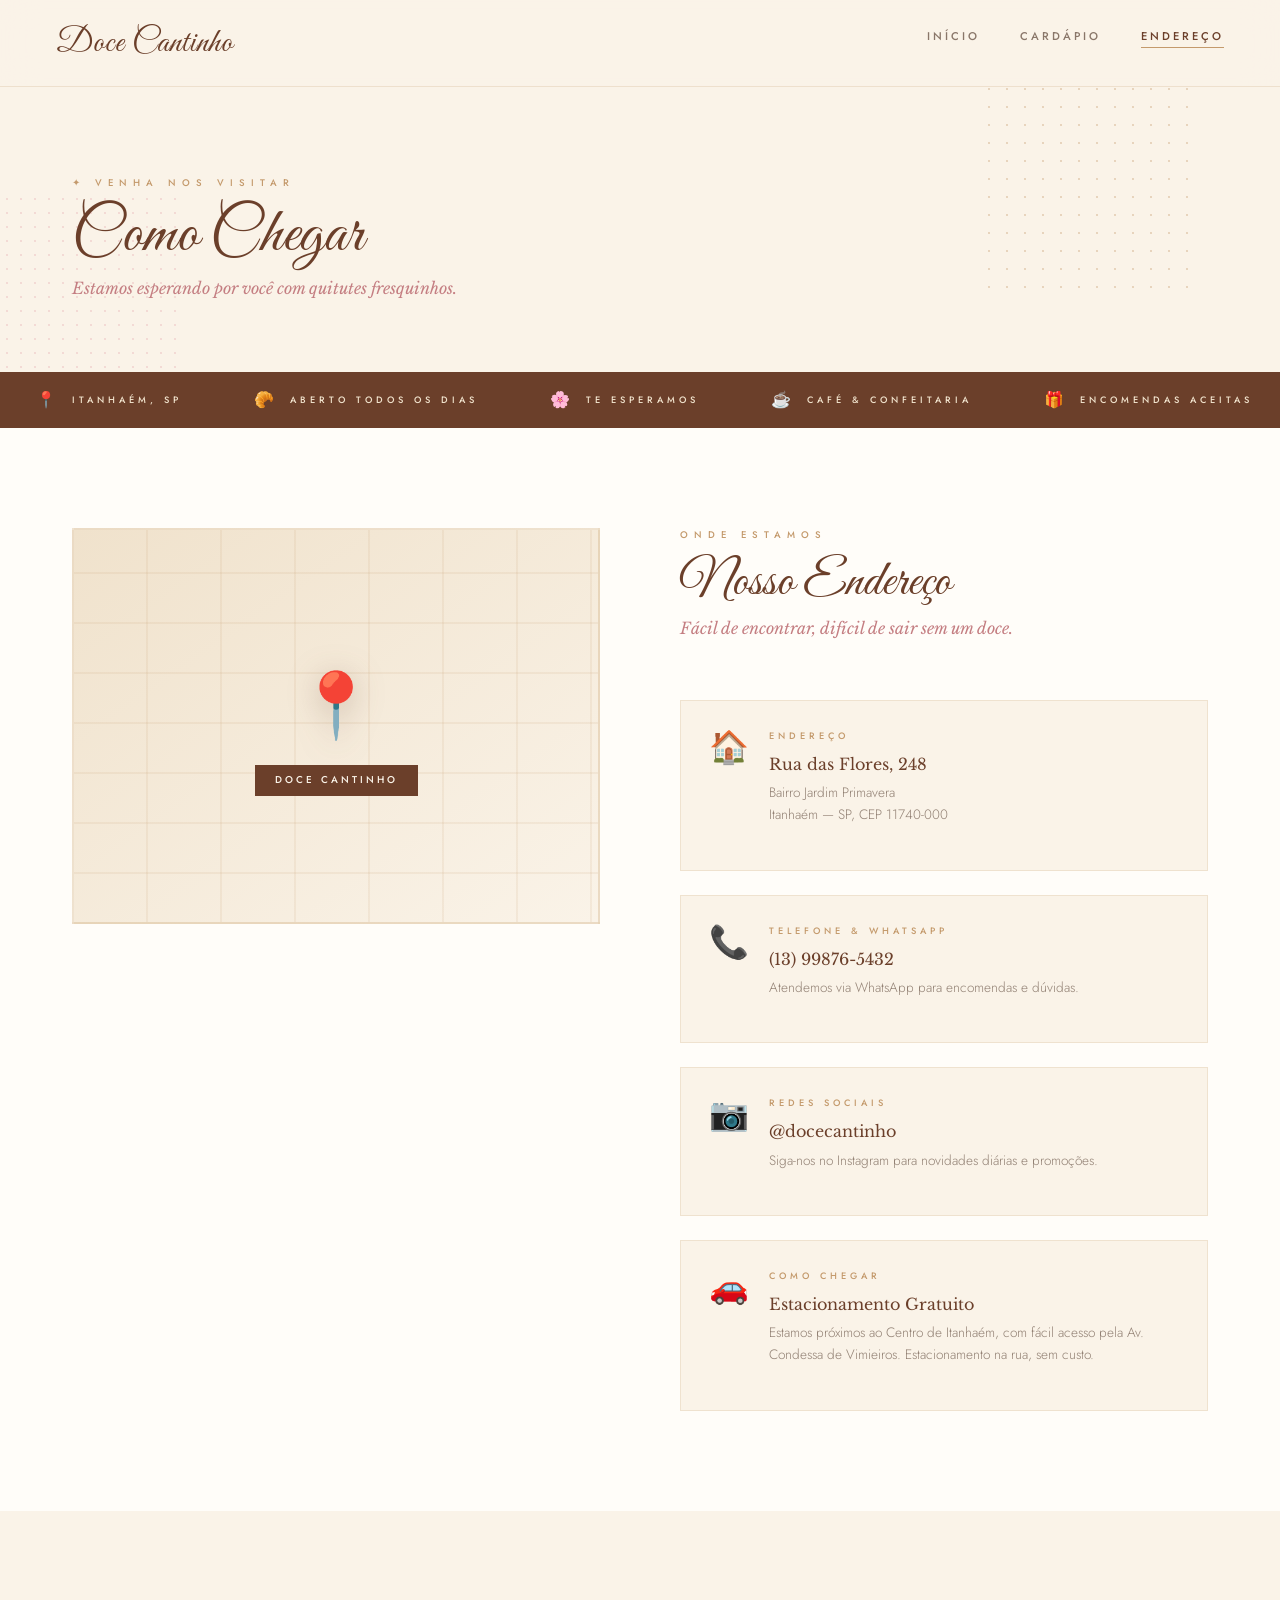
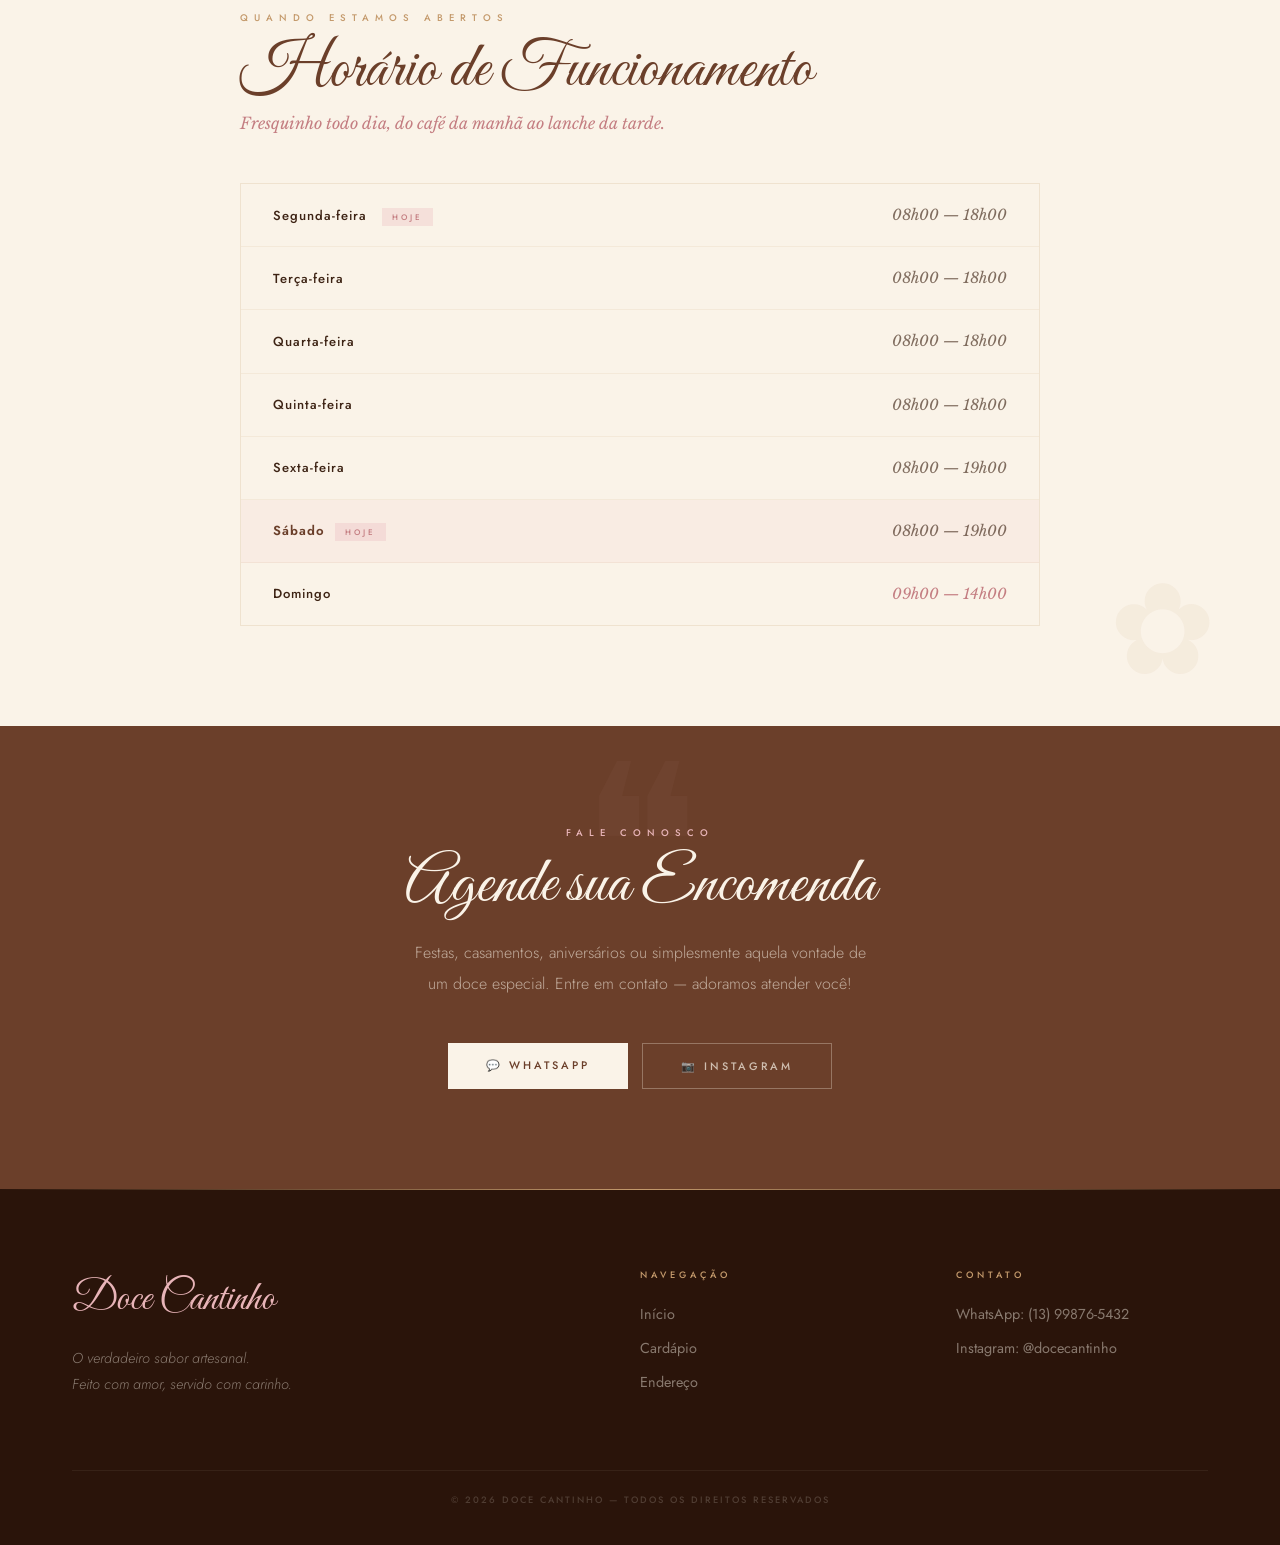
<file: endereco.html>
<!DOCTYPE html>
<html lang="pt-BR">
<head>
  <meta charset="UTF-8">
  <meta name="viewport" content="width=device-width, initial-scale=1.0">
  <title>Endereço — Doce Cantinho</title>
  <link href="https://fonts.googleapis.com/css2?family=Great+Vibes&family=Libre+Baskerville:ital,wght@0,400;0,700;1,400&family=Jost:wght@300;400;500;600&display=swap" rel="stylesheet">
  <link href="https://cdn.jsdelivr.net/npm/bootstrap@5.3.8/dist/css/bootstrap.min.css" rel="stylesheet" integrity="sha384-sRIl4kxILFvY47J16cr9ZwB07vP4J8+LH7qKQnuqkuIAvNWLzeN8tE5YBujZqJLB" crossorigin="anonymous">
  <style>
    *, *::before, *::after { margin: 0; padding: 0; box-sizing: border-box; }

    :root {
      --rosa:        #E8B4B8;
      --rosa-escuro: #C47E82;
      --creme:       #FAF3E8;
      --bege:        #F0E2CC;
      --caramelo:    #C49A6C;
      --marrom:      #6B3F2A;
      --marrom-esc:  #2A140A;
      --branco:      #FFFDF9;
      --texto:       #3D2314;
    }

    html { scroll-behavior: smooth; }

    body {
      background: var(--branco);
      color: var(--texto);
      font-family: 'Jost', sans-serif;
      overflow-x: hidden;
    }

    ::-webkit-scrollbar { width: 5px; }
    ::-webkit-scrollbar-track { background: var(--creme); }
    ::-webkit-scrollbar-thumb { background: var(--rosa); border-radius: 3px; }

    /* ─── NAV ─── */
    nav {
      position: fixed; top: 0; left: 0; right: 0; z-index: 200;
      display: flex; align-items: center; justify-content: space-between;
      padding: 18px 56px;
      background: rgba(250,243,232,0.93);
      backdrop-filter: blur(18px);
      border-bottom: 1px solid rgba(196,154,108,0.22);
    }

    .nav-logo {
      font-family: 'Great Vibes', cursive;
      font-size: 2.1rem; color: var(--marrom);
      text-decoration: none; letter-spacing: 1px;
    }

    .nav-links { display: flex; gap: 40px; list-style: none; }
    .nav-links a {
      font-size: 0.7rem; letter-spacing: 3px; font-weight: 500;
      color: rgba(61,35,20,0.6); text-decoration: none;
      text-transform: uppercase; transition: color 0.3s;
      position: relative;
    }
    .nav-links a::after {
      content: ''; position: absolute; bottom: -4px; left: 0; right: 0;
      height: 1px; background: var(--caramelo);
      transform: scaleX(0); transition: transform 0.3s ease;
    }
    .nav-links a:hover { color: var(--marrom); }
    .nav-links a:hover::after { transform: scaleX(1); }
    .nav-links a.ativo { color: var(--marrom); }
    .nav-links a.ativo::after { transform: scaleX(1); }

    /* ─── HELPERS ─── */
    .eyebrow {
      font-size: 0.6rem; letter-spacing: 6px; font-weight: 500;
      text-transform: uppercase; color: var(--caramelo);
      margin-bottom: 14px; display: block;
    }
    .sec-title {
      font-family: 'Great Vibes', cursive;
      font-size: clamp(3rem, 5vw, 5.5rem);
      color: var(--marrom); line-height: 1; margin-bottom: 8px;
    }
    .sec-sub {
      font-family: 'Libre Baskerville', serif;
      font-size: 1rem; font-style: italic;
      color: var(--rosa-escuro);
    }

    .btn-prim {
      display: inline-block; padding: 14px 38px;
      background: var(--marrom); color: var(--creme);
      font-size: 0.68rem; letter-spacing: 3px; font-weight: 500;
      text-transform: uppercase; text-decoration: none;
      transition: all 0.35s; position: relative; overflow: hidden;
    }
    .btn-prim::before {
      content: ''; position: absolute; inset: 0;
      background: var(--rosa-escuro);
      transform: translateX(-101%);
      transition: transform 0.4s cubic-bezier(0.77,0,0.175,1);
    }
    .btn-prim:hover::before { transform: translateX(0); }
    .btn-prim span { position: relative; z-index: 1; color: var(--creme); }

    .btn-sec {
      display: inline-block; padding: 14px 38px;
      border: 1px solid var(--caramelo);
      color: var(--caramelo);
      font-size: 0.68rem; letter-spacing: 3px; font-weight: 500;
      text-transform: uppercase; text-decoration: none;
      transition: all 0.35s;
    }
    .btn-sec:hover { background: var(--caramelo); color: var(--branco); }

    /* ─── HERO ENDEREÇO ─── */
    .hero-end {
      padding-top: 120px;
      background: var(--creme);
      min-height: 340px;
      display: flex; align-items: center;
      position: relative; overflow: hidden;
    }
    .hero-end::before {
      content: '';
      position: absolute; top: 80px; right: 80px;
      width: 220px; height: 220px;
      background-image: radial-gradient(circle, rgba(196,154,108,0.35) 1.5px, transparent 1.5px);
      background-size: 18px 18px;
      pointer-events: none;
    }
    .hero-end::after {
      content: '';
      position: absolute; bottom: 0; left: 0;
      width: 180px; height: 180px;
      background-image: radial-gradient(circle, rgba(232,180,184,0.4) 1.5px, transparent 1.5px);
      background-size: 14px 14px;
      pointer-events: none;
    }
    .hero-end-inner {
      padding: 56px 72px;
      position: relative; z-index: 2;
      animation: fadeUp 0.9s ease both;
    }

    @keyframes fadeUp {
      from { opacity: 0; transform: translateY(28px); }
      to   { opacity: 1; transform: translateY(0); }
    }

    /* ─── MARQUEE ─── */
    .marquee-bar {
      background: var(--marrom);
      padding: 16px 0; overflow: hidden;
    }
    .marquee-track {
      display: flex; width: max-content;
      animation: marquee 24s linear infinite;
    }
    .marquee-item {
      display: flex; align-items: center; gap: 12px;
      padding: 0 36px;
      font-size: 0.58rem; letter-spacing: 4px; font-weight: 500;
      text-transform: uppercase; color: var(--bege); white-space: nowrap;
    }
    .marquee-item .dot { color: var(--rosa); font-size: 1rem; }
    @keyframes marquee { from { transform: translateX(0); } to { transform: translateX(-50%); } }

    /* ─── SEÇÃO PRINCIPAL ─── */
    .end-sec {
      padding: 100px 72px;
      background: var(--branco);
    }

    .end-grid {
      max-width: 1200px; margin: 0 auto;
      display: grid; grid-template-columns: 1fr 1fr;
      gap: 80px; align-items: start;
    }

    /* ─── MAPA PLACEHOLDER ─── */
    .mapa-wrap {
      position: relative;
    }
    .mapa-placeholder {
      width: 100%;
      aspect-ratio: 4/3;
      background: linear-gradient(145deg, var(--bege), var(--creme));
      border: 2px solid rgba(196,154,108,0.2);
      display: flex; flex-direction: column;
      align-items: center; justify-content: center;
      gap: 12px;
      position: relative; overflow: hidden;
    }
    /* Fake mapa com linhas de rua */
    .mapa-placeholder::before {
      content: '';
      position: absolute; inset: 0;
      background:
        repeating-linear-gradient(0deg, transparent, transparent 48px, rgba(196,154,108,0.12) 48px, rgba(196,154,108,0.12) 50px),
        repeating-linear-gradient(90deg, transparent, transparent 72px, rgba(196,154,108,0.12) 72px, rgba(196,154,108,0.12) 74px);
    }
    .mapa-pin {
      font-size: 4rem;
      position: relative; z-index: 2;
      filter: drop-shadow(0 6px 16px rgba(107,63,42,0.28));
      animation: pulse-pin 2s ease-in-out infinite;
    }
    @keyframes pulse-pin {
      0%,100% { transform: translateY(0); }
      50% { transform: translateY(-8px); }
    }
    .mapa-label {
      position: relative; z-index: 2;
      background: var(--marrom); color: var(--creme);
      padding: 8px 20px;
      font-size: 0.62rem; letter-spacing: 3px; font-weight: 500;
      text-transform: uppercase;
    }
    .mapa-wrap::before {
      content: '';
      position: absolute; top: 14px; left: 14px; right: -14px; bottom: -14px;
      border: 2px solid rgba(196,154,108,0.2); z-index: -1;
    }

    /* ─── INFO CARDS ─── */
    .info-stack { display: flex; flex-direction: column; gap: 24px; }

    .info-card {
      padding: 28px 28px;
      border: 1px solid rgba(196,154,108,0.2);
      background: var(--creme);
      display: flex; gap: 20px; align-items: flex-start;
      transition: border-color 0.3s, transform 0.3s;
    }
    .info-card:hover { border-color: var(--caramelo); transform: translateX(6px); }

    .info-icon {
      font-size: 2rem; line-height: 1;
      flex-shrink: 0; margin-top: 2px;
    }
    .info-titulo {
      font-size: 0.58rem; letter-spacing: 4px; font-weight: 500;
      text-transform: uppercase; color: var(--caramelo);
      margin-bottom: 8px; display: block;
    }
    .info-texto {
      font-family: 'Libre Baskerville', serif;
      font-size: 1rem; color: var(--marrom);
      line-height: 1.7; margin: 0;
    }
    .info-detalhe {
      font-size: 0.85rem; font-weight: 300;
      color: rgba(61,35,20,0.55); margin-top: 4px;
      line-height: 1.6;
    }

    /* ─── HORÁRIOS ─── */
    .horarios-sec {
      background: var(--creme);
      padding: 100px 72px;
      position: relative; overflow: hidden;
    }
    .horarios-sec::after {
      content: '✿';
      position: absolute; bottom: 32px; right: 64px;
      font-size: 8rem; color: rgba(196,154,108,0.08);
      pointer-events: none; line-height: 1;
    }

    .horarios-inner {
      max-width: 800px; margin: 0 auto;
    }
    .horarios-grid {
      margin-top: 48px;
      border: 1px solid rgba(196,154,108,0.2);
      overflow: hidden;
    }
    .hor-linha {
      display: flex; justify-content: space-between; align-items: center;
      padding: 20px 32px;
      border-bottom: 1px solid rgba(196,154,108,0.12);
      transition: background 0.3s;
    }
    .hor-linha:last-child { border-bottom: none; }
    .hor-linha:hover { background: rgba(196,154,108,0.07); }
    .hor-linha.hoje { background: rgba(232,180,184,0.12); }
    .hor-dia {
      font-size: 0.82rem; font-weight: 500;
      color: var(--texto); letter-spacing: 1px;
    }
    .hor-linha.hoje .hor-dia { color: var(--marrom); font-weight: 600; }
    .hor-badge-hoje {
      font-size: 0.5rem; letter-spacing: 3px; font-weight: 500;
      text-transform: uppercase; color: var(--rosa-escuro);
      background: rgba(232,180,184,0.3);
      padding: 3px 10px; margin-left: 10px;
    }
    .hor-horario {
      font-family: 'Libre Baskerville', serif;
      font-size: 0.92rem; font-style: italic;
      color: rgba(61,35,20,0.65);
    }
    .hor-linha.fechado .hor-horario { color: var(--rosa-escuro); }

    /* ─── CTA CONTATO ─── */
    .contato-sec {
      background: var(--marrom);
      padding: 100px 72px; text-align: center;
      position: relative; overflow: hidden;
    }
    .contato-sec::before {
      content: '❝';
      position: absolute; top: 10px; left: 50%;
      transform: translateX(-50%);
      font-size: 14rem; color: rgba(232,180,184,0.04);
      font-family: serif; line-height: 1; pointer-events: none;
    }
    .contato-sec .eyebrow { color: var(--rosa); }
    .contato-sec .sec-title { color: var(--creme); }
    .contato-desc {
      font-size: 1rem; font-weight: 300; line-height: 1.9;
      color: rgba(250,243,232,0.6); max-width: 460px;
      margin: 20px auto 44px;
    }
    .contato-btns { display: flex; gap: 14px; justify-content: center; flex-wrap: wrap; }

    .btn-prim-inv {
      display: inline-block; padding: 14px 38px;
      background: var(--creme); color: var(--marrom);
      font-size: 0.68rem; letter-spacing: 3px; font-weight: 500;
      text-transform: uppercase; text-decoration: none;
      transition: all 0.35s; position: relative; overflow: hidden;
    }
    .btn-prim-inv::before {
      content: ''; position: absolute; inset: 0;
      background: var(--rosa);
      transform: translateX(-101%);
      transition: transform 0.4s cubic-bezier(0.77,0,0.175,1);
    }
    .btn-prim-inv:hover::before { transform: translateX(0); }
    .btn-prim-inv span { position: relative; z-index: 1; color: var(--marrom); }
    .btn-prim-inv:hover span { color: var(--branco); }

    .btn-sec-inv {
      display: inline-block; padding: 14px 38px;
      border: 1px solid rgba(250,243,232,0.3);
      color: rgba(250,243,232,0.7);
      font-size: 0.68rem; letter-spacing: 3px; font-weight: 500;
      text-transform: uppercase; text-decoration: none;
      transition: all 0.35s;
    }
    .btn-sec-inv:hover { background: rgba(250,243,232,0.12); color: var(--creme); }

    /* ─── FOOTER ─── */
    footer {
      background: var(--marrom-esc);
      padding: 80px 72px 0;
      position: relative;
    }
    footer::before {
      content: '';
      position: absolute; top: 0; left: 0; right: 0; height: 1px;
      background: linear-gradient(to right, transparent, var(--caramelo), transparent);
    }

    .footer-grid {
      max-width: 1200px; margin: 0 auto;
      display: grid; grid-template-columns: 2fr 1fr 1fr;
      gap: 64px; padding-bottom: 56px;
    }

    .footer-marca {
      font-family: 'Great Vibes', cursive;
      font-size: 2.6rem; color: var(--rosa);
      margin-bottom: 14px; display: block; text-decoration: none;
    }
    .footer-tagline {
      font-size: 0.9rem; font-weight: 300; font-style: italic;
      color: rgba(250,243,232,0.45); line-height: 1.8;
    }

    .footer-col h4 {
      font-size: 0.58rem; letter-spacing: 4px; font-weight: 500;
      text-transform: uppercase; color: var(--caramelo);
      margin-bottom: 24px;
    }
    .footer-col a {
      display: block; color: rgba(250,243,232,0.45);
      text-decoration: none; font-size: 0.9rem;
      margin-bottom: 12px; transition: color 0.3s;
    }
    .footer-col a:hover { color: var(--rosa); }

    .footer-bottom {
      border-top: 1px solid rgba(250,243,232,0.06);
      padding: 22px 0; text-align: center;
      color: rgba(250,243,232,0.18);
      font-size: 0.58rem; letter-spacing: 2px; font-weight: 500;
      text-transform: uppercase;
    }

    /* ─── RESPONSIVE ─── */
    @media (max-width: 960px) {
      nav { padding: 16px 24px; }
      .nav-links { display: none; }

      .hero-end-inner { padding: 48px 24px; }
      .end-sec, .horarios-sec, .contato-sec { padding: 72px 24px; }
      footer { padding: 60px 24px 0; }

      .end-grid { grid-template-columns: 1fr; gap: 48px; }
      .mapa-wrap::before { display: none; }
      .footer-grid { grid-template-columns: 1fr; gap: 40px; }
      .horarios-inner { max-width: 100%; }
      .hor-linha { padding: 16px 20px; }
    }
  </style>
</head>
<body>

  <!-- ═══ NAV ═══ -->
  <nav>
    <a class="nav-logo" href="index.html">Doce Cantinho</a>
    <ul class="nav-links">
      <li><a href="index.html">Início</a></li>
      <li><a href="cardapio.html">Cardápio</a></li>
      <li><a href="endereco.html" class="ativo">Endereço</a></li>
    </ul>
  </nav>

  <!-- ═══ HERO ═══ -->
  <section class="hero-end">
    <div class="hero-end-inner">
      <span class="eyebrow">✦ Venha nos Visitar</span>
      <h1 class="sec-title">Como Chegar</h1>
      <p class="sec-sub">Estamos esperando por você com quitutes fresquinhos.</p>
    </div>
  </section>

  <!-- ═══ MARQUEE ═══ -->
  <div class="marquee-bar">
    <div class="marquee-track">
      <div class="marquee-item"><span class="dot">📍</span> Itanhaém, SP</div>
      <div class="marquee-item"><span class="dot">🥐</span> Aberto Todos os Dias</div>
      <div class="marquee-item"><span class="dot">🌸</span> Te Esperamos</div>
      <div class="marquee-item"><span class="dot">☕</span> Café & Confeitaria</div>
      <div class="marquee-item"><span class="dot">🎁</span> Encomendas Aceitas</div>
      <div class="marquee-item"><span class="dot">📍</span> Itanhaém, SP</div>
      <div class="marquee-item"><span class="dot">🥐</span> Aberto Todos os Dias</div>
      <div class="marquee-item"><span class="dot">🌸</span> Te Esperamos</div>
      <div class="marquee-item"><span class="dot">☕</span> Café & Confeitaria</div>
      <div class="marquee-item"><span class="dot">🎁</span> Encomendas Aceitas</div>
    </div>
  </div>

  <!-- ═══ MAPA + INFORMAÇÕES ═══ -->
  <section class="end-sec">
    <div class="end-grid">

      <!-- MAPA PLACEHOLDER -->
      <div class="mapa-wrap">
        <div class="mapa-placeholder">
          <div class="mapa-pin">📍</div>
          <div class="mapa-label">Doce Cantinho</div>
        </div>
      </div>

      <!-- INFORMAÇÕES -->
      <div class="info-stack">

        <div>
          <span class="eyebrow">Onde Estamos</span>
          <h2 class="sec-title" style="font-size: clamp(2.5rem, 4vw, 4rem);">Nosso Endereço</h2>
          <p class="sec-sub" style="margin-bottom: 36px;">Fácil de encontrar, difícil de sair sem um doce.</p>
        </div>

        <div class="info-card">
          <div class="info-icon">🏠</div>
          <div>
            <span class="info-titulo">Endereço</span>
            <p class="info-texto">Rua das Flores, 248</p>
            <p class="info-detalhe">Bairro Jardim Primavera<br>Itanhaém — SP, CEP 11740-000</p>
          </div>
        </div>

        <div class="info-card">
          <div class="info-icon">📞</div>
          <div>
            <span class="info-titulo">Telefone & WhatsApp</span>
            <p class="info-texto">(13) 99876-5432</p>
            <p class="info-detalhe">Atendemos via WhatsApp para encomendas e dúvidas.</p>
          </div>
        </div>

        <div class="info-card">
          <div class="info-icon">📷</div>
          <div>
            <span class="info-titulo">Redes Sociais</span>
            <p class="info-texto">@docecantinho</p>
            <p class="info-detalhe">Siga-nos no Instagram para novidades diárias e promoções.</p>
          </div>
        </div>

        <div class="info-card">
          <div class="info-icon">🚗</div>
          <div>
            <span class="info-titulo">Como Chegar</span>
            <p class="info-texto">Estacionamento Gratuito</p>
            <p class="info-detalhe">Estamos próximos ao Centro de Itanhaém, com fácil acesso pela Av. Condessa de Vimieiros. Estacionamento na rua, sem custo.</p>
          </div>
        </div>

      </div>
    </div>
  </section>

  <!-- ═══ HORÁRIOS ═══ -->
  <section class="horarios-sec">
    <div class="horarios-inner">
      <span class="eyebrow">Quando Estamos Abertos</span>
      <h2 class="sec-title">Horário de Funcionamento</h2>
      <p class="sec-sub">Fresquinho todo dia, do café da manhã ao lanche da tarde.</p>

      <div class="horarios-grid">
        <div class="hor-linha hoje">
          <span class="hor-dia">Segunda-feira <span class="hor-badge-hoje">Hoje</span></span>
          <span class="hor-horario">08h00 — 18h00</span>
        </div>
        <div class="hor-linha">
          <span class="hor-dia">Terça-feira</span>
          <span class="hor-horario">08h00 — 18h00</span>
        </div>
        <div class="hor-linha">
          <span class="hor-dia">Quarta-feira</span>
          <span class="hor-horario">08h00 — 18h00</span>
        </div>
        <div class="hor-linha">
          <span class="hor-dia">Quinta-feira</span>
          <span class="hor-horario">08h00 — 18h00</span>
        </div>
        <div class="hor-linha">
          <span class="hor-dia">Sexta-feira</span>
          <span class="hor-horario">08h00 — 19h00</span>
        </div>
        <div class="hor-linha">
          <span class="hor-dia">Sábado</span>
          <span class="hor-horario">08h00 — 19h00</span>
        </div>
        <div class="hor-linha fechado">
          <span class="hor-dia">Domingo</span>
          <span class="hor-horario">09h00 — 14h00</span>
        </div>
      </div>
    </div>
  </section>

  <!-- ═══ CTA CONTATO ═══ -->
  <section class="contato-sec">
    <span class="eyebrow">Fale Conosco</span>
    <h2 class="sec-title">Agende sua Encomenda</h2>
    <p class="contato-desc">
      Festas, casamentos, aniversários ou simplesmente aquela vontade de um doce especial. Entre em contato — adoramos atender você!
    </p>
    <div class="contato-btns">
      <a href="#" class="btn-prim-inv"><span>💬 WhatsApp</span></a>
      <a href="#" class="btn-sec-inv">📷 Instagram</a>
    </div>
  </section>

  <!-- ═══ FOOTER ═══ -->
  <footer>
    <div class="footer-grid">
      <div>
        <a class="footer-marca" href="#">Doce Cantinho</a>
        <p class="footer-tagline">O verdadeiro sabor artesanal.<br>Feito com amor, servido com carinho.</p>
      </div>
      <div class="footer-col">
        <h4>Navegação</h4>
        <a href="index.html">Início</a>
        <a href="cardapio.html">Cardápio</a>
        <a href="endereco.html">Endereço</a>
      </div>
      <div class="footer-col">
        <h4>Contato</h4>
        <a href="#">WhatsApp: (13) 99876-5432</a>
        <a href="#">Instagram: @docecantinho</a>
      </div>
    </div>
    <div class="footer-bottom">
      <p>© 2026 Doce Cantinho — Todos os direitos reservados</p>
    </div>
  </footer>

  <script src="https://cdn.jsdelivr.net/npm/bootstrap@5.3.8/dist/js/bootstrap.bundle.min.js" integrity="sha384-FKyoEForCGlyvwb9Hj09JcYn3nv7wiPVlz7YYwJrWVcXK/BmnVDxM+D2scQbITxI" crossorigin="anonymous"></script>

  <script>
    // Marca o dia atual automaticamente
    const dias = ['Domingo','Segunda-feira','Terça-feira','Quarta-feira','Quinta-feira','Sexta-feira','Sábado'];
    const hoje = dias[new Date().getDay()];
    document.querySelectorAll('.hor-dia').forEach(el => {
      if (el.textContent.trim().startsWith(hoje)) {
        el.closest('.hor-linha').classList.add('hoje');
        if (!el.querySelector('.hor-badge-hoje')) {
          const badge = document.createElement('span');
          badge.className = 'hor-badge-hoje';
          badge.textContent = 'Hoje';
          el.appendChild(badge);
        }
      } else {
        if (!el.closest('.hor-linha').classList.contains('fechado')) {
          el.closest('.hor-linha').classList.remove('hoje');
        }
      }
    });
  </script>

</body>
</html>
</file>
